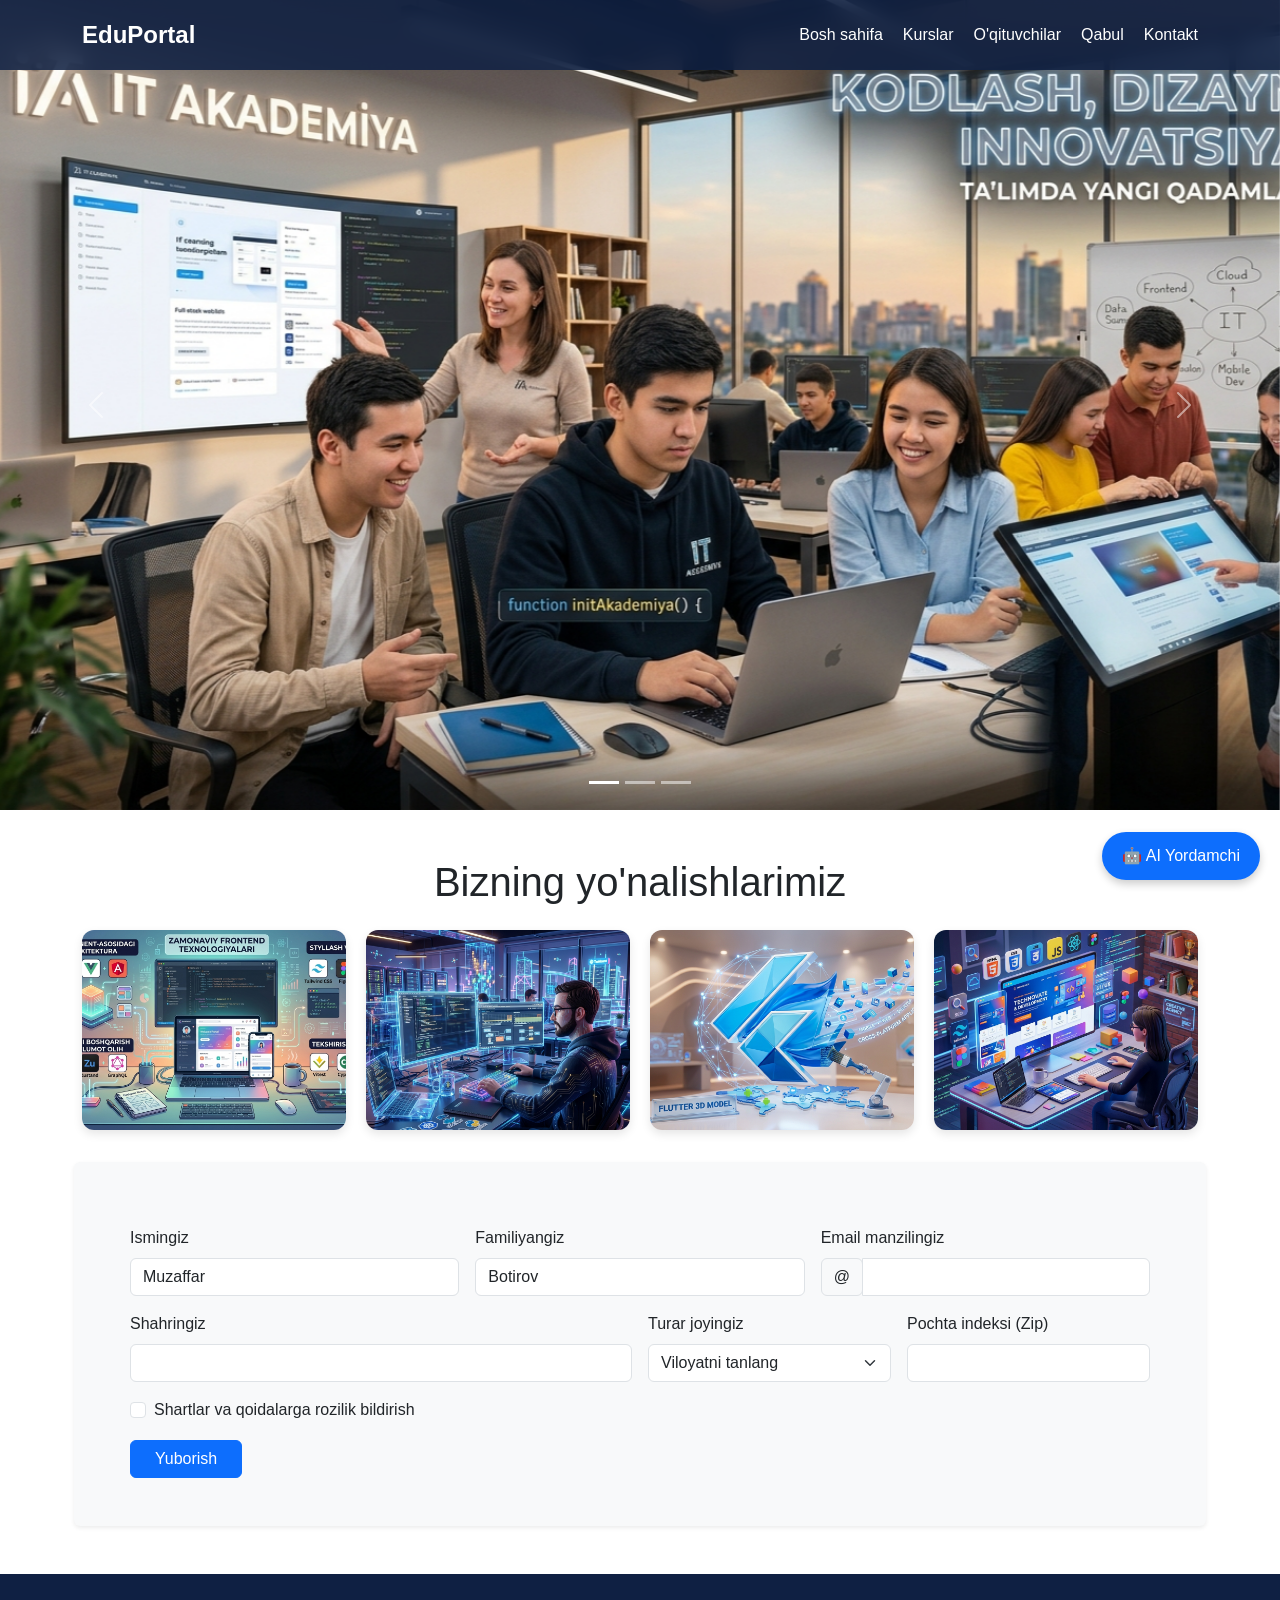
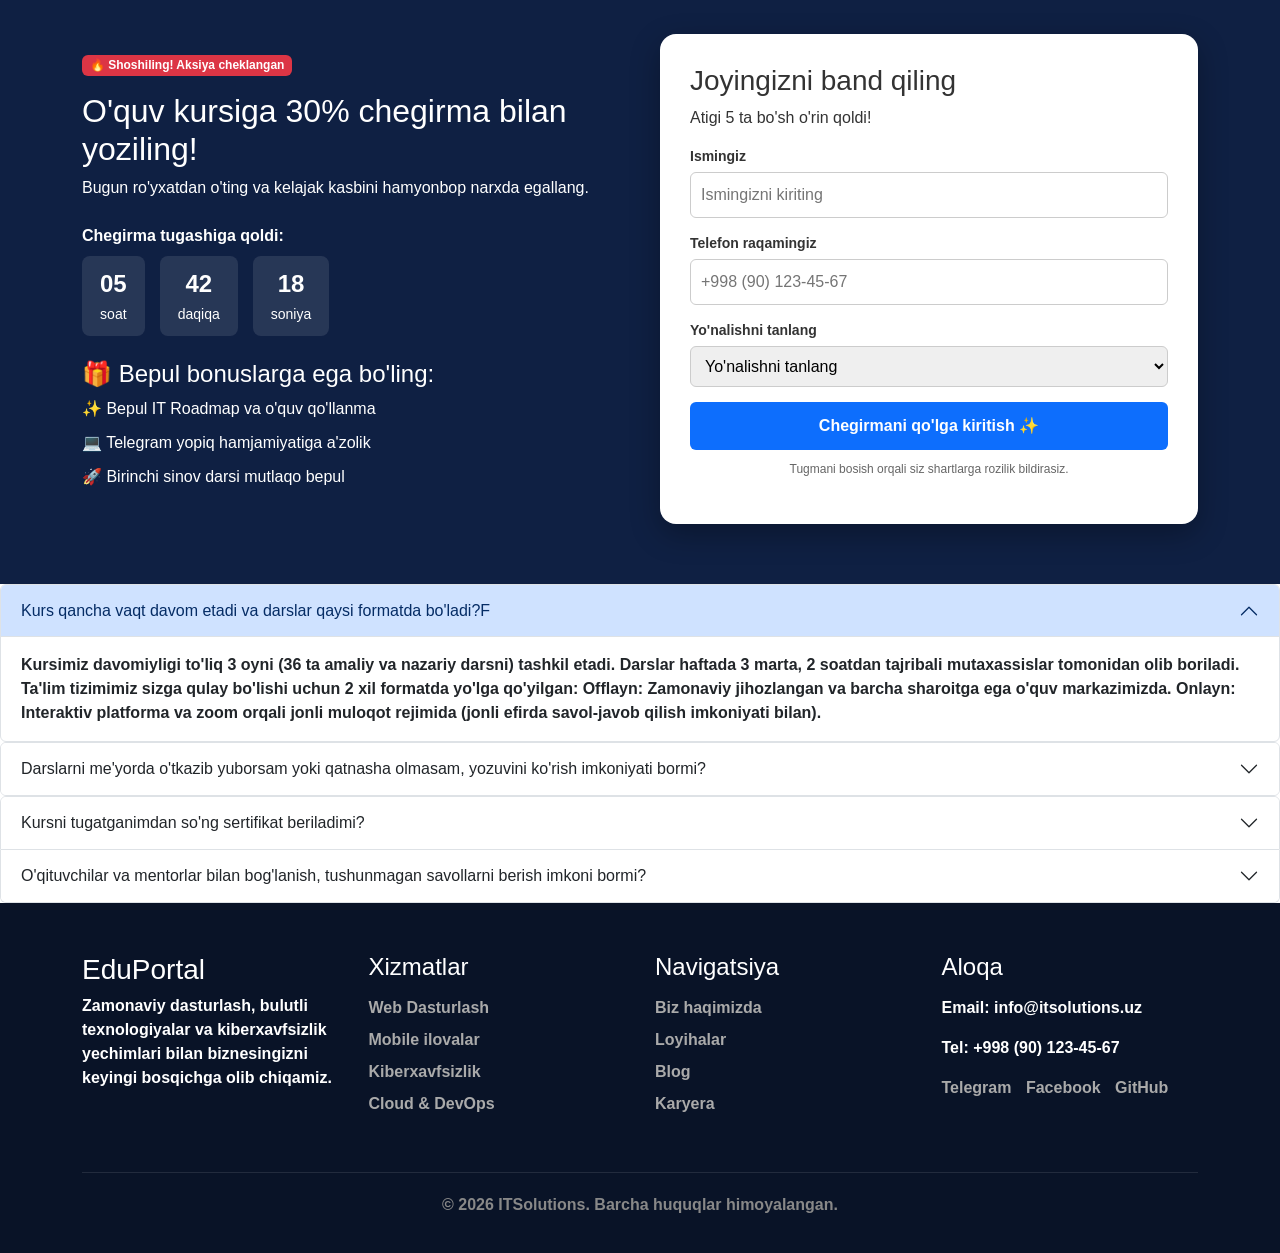
<file: index.html>
<!DOCTYPE html>
<html lang="uz">

<head>
    <meta charset="UTF-8">
    <meta name="viewport" content="width=device-width, initial-scale=1.0">
    <title>IT o'quv markazi</title>
    <link href="https://cdn.jsdelivr.net/npm/bootstrap@5.3.3/dist/css/bootstrap.min.css" rel="stylesheet">
    <link rel="stylesheet" href="./style.css">
</head>

<body>
    <header class="header">
        <div class="container header-container">
            <a href="#" class="logo">EduPortal</a>

            <button class="menu-btn" id="menuBtn" aria-label="Toggle Menu">
                <span></span>
                <span></span>
                <span></span>
            </button>

            <!-- Navigatsiya Menyu -->
            <nav class="navbar" id="navbar">
                <a href="./index.html" class="nav-link">Bosh sahifa</a>
                <a href="./pages/sohalar.html" class="nav-link">Kurslar</a>
                <a href="./pages/mentorlar.html" class="nav-link">O'qituvchilar</a>
                <a href="./pages/qabul.html" class="nav-link">Qabul</a>
                <a href="./pages/aloqa.html" class="nav-link">Kontakt</a>
            </nav>
        </div>
    </header>

    <!-- CAROUSEL SECTION -->
    <div id="carouselExampleIndicators" class="carousel slide" data-bs-ride="carousel">
        <div class="carousel-indicators">
            <button type="button" data-bs-target="#carouselExampleIndicators" data-bs-slide-to="0" class="active"
                aria-current="true" aria-label="Slide 1"></button>
            <button type="button" data-bs-target="#carouselExampleIndicators" data-bs-slide-to="1"
                aria-label="Slide 2"></button>
            <button type="button" data-bs-target="#carouselExampleIndicators" data-bs-slide-to="2"
                aria-label="Slide 3"></button>
        </div>
        <div class="carousel-inner">
            <div class="carousel-item active">
                <img src="./images/1.jpg" class="d-block w-100 img-fluid" alt="Slide 1">
            </div>
            <div class="carousel-item">
                <img src="./images/2.jpg" class="d-block w-100" alt="Slide 2">
            </div>
            <div class="carousel-item">
                <img src="./images/3.jpg" class="d-block w-100" alt="Slide 3">
            </div>
        </div>
        <button class="carousel-control-prev" type="button" data-bs-target="#carouselExampleIndicators"
            data-bs-slide="prev">
            <span class="carousel-control-prev-icon" aria-hidden="true"></span>
            <span class="visually-hidden">Previous</span>
        </button>
        <button class="carousel-control-next" type="button" data-bs-target="#carouselExampleIndicators"
            data-bs-slide="next">
            <span class="carousel-control-next-icon" aria-hidden="true"></span>
            <span class="visually-hidden">Next</span>
        </button>
    </div>

    <!-- GRID SECTION -->
    <section class="grid my-5">
        <div class="container">
            <h1 class="text-center mb-4">Bizning yo'nalishlarimiz</h1>
            <div class="grid-container">
                <div class="grid-item"><img src="./images/front.jpg" alt="Frontend"></div>
                <div class="grid-item"><img src="./images/back.jpg" alt="Backend"></div>
                <div class="grid-item"><img src="./images/flutter.jpg" alt="Flutter"></div>
                <div class="grid-item"><img src="./images/web-dizayn.jpg" alt="Web Dizayn"></div>
            </div>
        </div>
    </section>

    <!-- FORM SECTION -->
    <div class="container my-5">
        <form class="row g-3 needs-validation p-4 p-md-5 rounded shadow-sm bg-light" novalidate>
            <div class="col-md-4">
                <label for="validationCustom01" class="form-label">Ismingiz</label>
                <input type="text" class="form-control" id="validationCustom01" value="Muzaffar" required>
            </div>
            <div class="col-md-4">
                <label for="validationCustom02" class="form-label">Familiyangiz</label>
                <input type="text" class="form-control" id="validationCustom02" value="Botirov" required>
            </div>
            <div class="col-md-4">
                <label for="validationCustomUsername" class="form-label">Email manzilingiz</label>
                <div class="input-group has-validation">
                    <span class="input-group-text" id="inputGroupPrepend">@</span>
                    <input type="email" class="form-control" id="validationCustomUsername" required>
                </div>
            </div>
            <div class="col-md-6">
                <label for="validationCustom03" class="form-label">Shahringiz</label>
                <input type="text" class="form-control" id="validationCustom03" required>
            </div>
            <div class="col-md-3">
                <label for="validationCustom04" class="form-label">Turar joyingiz</label>
                <select class="form-select" id="validationCustom04" required>
                    <option selected disabled value="">Viloyatni tanlang</option>
                    <option>Andijon viloyati</option>
                    <option>Buxoro viloyati</option>
                    <option>Fargʻona viloyati</option>
                    <option>Jizzax viloyati</option>
                    <option>Xorazm viloyati</option>
                    <option>Namangan viloyati</option>
                    <option>Navoiy viloyati</option>
                    <option>Qashqadaryo viloyati</option>
                    <option>Samarqand viloyati</option>
                    <option>Sirdaryo viloyati</option>
                    <option>Surxondaryo viloyati</option>
                    <option>Toshkent viloyati</option>
                </select>
            </div>
            <div class="col-md-3">
                <label for="validationCustom05" class="form-label">Pochta indeksi (Zip)</label>
                <input type="text" class="form-control" id="validationCustom05" required>
            </div>
            <div class="col-12">
                <div class="form-check">
                    <input class="form-check-input" type="checkbox" id="invalidCheck" required>
                    <label class="form-check-label" for="invalidCheck">
                        Shartlar va qoidalarga rozilik bildirish
                    </label>
                </div>
            </div>
            <div class="col-12">
                <button class="btn btn-primary px-4" type="submit">Yuborish</button>
            </div>
        </form>
    </div>

    <section class="enroll-section">
        <div class="container">
            <div class="enroll-container">
                <div class="enroll-info">
                    <span class="badge bg-danger mb-3">🔥 Shoshiling! Aksiya cheklangan</span>
                    <h2>O'quv kursiga 30% chegirma bilan yoziling!</h2>
                    <p class="description">Bugun ro'yxatdan o'ting va kelajak kasbini hamyonbop narxda egallang.</p>

                    <div class="timer-box my-4">
                        <p class="fw-bold text-white mb-2">Chegirma tugashiga qoldi:</p>
                        <div class="timer">
                            <div><span id="hours">05</span><small>soat</small></div>
                            <div><span id="minutes">42</span><small>daqiqa</small></div>
                            <div><span id="seconds">18</span><small>soniya</small></div>
                        </div>
                    </div>

                    <div class="bonuses">
                        <h4>🎁 Bepul bonuslarga ega bo'ling:</h4>
                        <ul>
                            <li>✨ Bepul IT Roadmap va o'quv qo'llanma</li>
                            <li>💻 Telegram yopiq hamjamiyatiga a'zolik</li>
                            <li>🚀 Birinchi sinov darsi mutlaqo bepul</li>
                        </ul>
                    </div>
                </div>

                <div class="enroll-form-card">
                    <div class="form-header">
                        <h3>Joyingizni band qiling</h3>
                        <p>Atigi 5 ta bo'sh o'rin qoldi!</p>
                    </div>

                    <form class="enroll-form">
                        <div class="input-group-custom">
                            <label>Ismingiz</label>
                            <input type="text" placeholder="Ismingizni kiriting" required>
                        </div>

                        <div class="input-group-custom">
                            <label>Telefon raqamingiz</label>
                            <input type="tel" placeholder="+998 (90) 123-45-67" required>
                        </div>

                        <div class="input-group-custom">
                            <label>Yo'nalishni tanlang</label>
                            <select required>
                                <option value="" disabled selected>Yo'nalishni tanlang</option>
                                <option value="frontend">Frontend Dasturlash</option>
                                <option value="backend">Backend Dasturlash</option>
                                <option value="design">Web Design (UI/UX)</option>
                                <option value="flutter">Flutter Mobile</option>
                            </select>
                        </div>

                        <button type="submit" class="submit-btn">Chegirmani qo'lga kiritish ✨</button>

                        <p class="terms-text">
                            Tugmani bosish orqali siz shartlarga rozilik bildirasiz.
                        </p>
                    </form>
                </div>
            </div>
        </div>
    </section>

    <div class="accordion" id="accordionExample">
        <div class="accordion-item">
            <h2 class="accordion-header" id="headingOne">
                <button class="accordion-button" type="button" data-bs-toggle="collapse" data-bs-target="#collapseOne"
                    aria-expanded="true" aria-controls="collapseOne">
                    Kurs qancha vaqt davom etadi va darslar qaysi formatda bo'ladi?F
                </button>
            </h2>
            <div id="collapseOne" class="accordion-collapse collapse show" aria-labelledby="headingOne"
                data-bs-parent="#accordionExample">
                <div class="accordion-body">
                    <strong>Kursimiz davomiyligi to'liq 3 oyni (36 ta amaliy va nazariy darsni) tashkil etadi. Darslar
                        haftada 3 marta, 2 soatdan tajribali mutaxassislar tomonidan olib boriladi. Ta'lim tizimimiz
                        sizga qulay bo'lishi uchun 2 xil formatda yo'lga qo'yilgan:

                        Offlayn: Zamonaviy jihozlangan va barcha sharoitga ega o'quv markazimizda.

                        Onlayn: Interaktiv platforma va zoom orqali jonli muloqot rejimida (jonli efirda savol-javob
                        qilish imkoniyati bilan).
                </div>
            </div>
        </div>
        <div class="accordion-item">
            <h2 class="accordion-header" id="headingTwo">
                <button class="accordion-button collapsed" type="button" data-bs-toggle="collapse"
                    data-bs-target="#collapseTwo" aria-expanded="false" aria-controls="collapseTwo">
                    Darslarni me'yorda o'tkazib yuborsam yoki qatnasha olmasam, yozuvini ko'rish imkoniyati bormi?
                </button>
            </h2>
            <div id="collapseTwo" class="accordion-collapse collapse" aria-labelledby="headingTwo"
                data-bs-parent="#accordionExample">
                <div class="accordion-body">
                    <strong>Ha, albatta! Har bir o'tilgan dars yuqori sifatda (HD) yozib olinadi va dars tugagach 2-3
                        soat ichida shaxsiy kabinetingizga joylashtiriladi.

                        Siz ushbu dars yozuvlarini 6 oy davomida xohlagan vaqtingizda, istalgan qurilmadan (telefon yoki
                        noutbuk) takroran ko'rib, mavzuni mustahkamlab borishingiz mumkin.
                </div>
            </div>
        </div>
        <div class="accordion-item">
            <h2 class="accordion-header" id="headingThree">
                <button class="accordion-button collapsed" type="button" data-bs-toggle="collapse"
                    data-bs-target="#collapseThree" aria-expanded="false" aria-controls="collapseThree">
                    Kursni tugatganimdan so'ng sertifikat beriladimi?
                </button>
            </h2>
            <div id="collapseThree" class="accordion-collapse collapse" aria-labelledby="headingThree"
                data-bs-parent="#accordionExample">
                <div class="accordion-body">
                    Ha, kursimizni muvaffaqiyatli tamomlagan barcha o'quvchilarga rasmiy sertifikat topshiriladi.
                    Sertifikat olish uchun quyidagi shartlar bajarilishi kerak:

                    Darslardagi davomat va uy vazifalarini 80% dan yuqori o'zlashtirish;

                    Kurs oxiridagi **amaliy bitiruv loyihasi (Portfolio)**ni muvaffaqiyatli himoya qilish.

                    A'lo baholarga bitirgan va eng yuqori natija ko'rsatgan o'quvchilarga Tavsiyanoma (Recommendation
                    Letter) va hamkor kompaniyalarga amaliyotga yo'nalish beriladi.
                </div>
            </div>
        </div>
        <div class="accordion-item">
            <h2 class="accordion-header" id="headingThree">
                <button class="accordion-button collapsed" type="button" data-bs-toggle="collapse"
                    data-bs-target="#collapseThree" aria-expanded="false" aria-controls="collapseThree">
                    O'qituvchilar va mentorlar bilan bog'lanish, tushunmagan savollarni berish imkoni bormi?
                </button>
            </h2>
            <div id="collapseThree" class="accordion-collapse collapse" aria-labelledby="headingThree"
                data-bs-parent="#accordionExample">
                <div class="accordion-body">
                    Albatta! Bizda o'quvchilarni qo'llab-quvvatlash tizimi juda kuchli yo'lga qo me'yorga qo'yilgan:

                    Darsdan tashqari vaqtda yopiq Telegram guruhida 24/7 rejimida savol-javob qilishingiz mumkin.

                    Har bir guruhga alohida biriktirilgan tajribali mentorlar uy vazifalaringizni tekshirib,
                    xatolaringiz ustida birma-bir ishlaydi.

                    Haftada bir marta qo'shimcha "Q&A" (Savol-Javob va konsultatsiya) darslari o'tkaziladi.
                </div>
            </div>
        </div>
    </div>


    <footer class="footer">
        <div class="container">
            <div class="footer-container">
                <div class="footer-box">
                    <h3 class="footer-logo"><span>Edu</span>Portal</h3>
                    <p class="footer-desc">
                        Zamonaviy dasturlash, bulutli texnologiyalar va kiberxavfsizlik yechimlari bilan biznesingizni
                        keyingi bosqichga olib chiqamiz.
                    </p>
                </div>

                <div class="footer-box">
                    <h4>Xizmatlar</h4>
                    <ul>
                        <li><a href="./pages/sohalar.html">Web Dasturlash</a></li>
                        <li><a href="./pages/sohalar.html">Mobile ilovalar</a></li>
                        <li><a href="./pages/sohalar.html">Kiberxavfsizlik</a></li>
                        <li><a href="./pages/sohalar.html">Cloud & DevOps</a></li>
                    </ul>
                </div>

                <div class="footer-box">
                    <h4>Navigatsiya</h4>
                    <ul>
                        <li><a href="#">Biz haqimizda</a></li>
                        <li><a href="#">Loyihalar</a></li>
                        <li><a href="#">Blog</a></li>
                        <li><a href="#">Karyera</a></li>
                    </ul>
                </div>

                <div class="footer-box">
                    <h4>Aloqa</h4>
                    <p>Email: info@itsolutions.uz</p>
                    <p>Tel: +998 (90) 123-45-67</p>
                    <div class="social-links">
                        <a href="https://t.me/Muzaffar20112011" target="_blank">Telegram</a>
                        <a href="https://www.facebook.com/">Facebook</a>
                        <a href="https://github.com/">GitHub</a>
                    </div>
                </div>
            </div>

            <div class="footer-bottom">
                <p>&copy; 2026 ITSolutions. Barcha huquqlar himoyalangan.</p>
            </div>
        </div>
    </footer>

    <div id="ai-chat-widget">
        <button id="ai-toggle-btn">🤖 AI Yordamchi</button>

        <div id="ai-chat-box" class="chat-hidden">
            <div class="chat-header">
                <span>AI Yordamchi</span>
                <button id="close-chat-btn">✖</button>
            </div>
            <div id="chat-messages">
                <div class="message bot-message">Salom! Sizga qanday yordam bera olaman?</div>
            </div>
            <div class="chat-input-area">
                <input type="text" id="user-input" placeholder="Savolingizni yozing...">
                <button id="send-btn">➤</button>
            </div>
        </div>
    </div>

    <!-- SCRIPTS -->
    <script src="https://cdn.jsdelivr.net/npm/bootstrap@5.3.3/dist/js/bootstrap.bundle.min.js"></script>
    <script src="./script.js"></script>
</body>

</html>
</file>
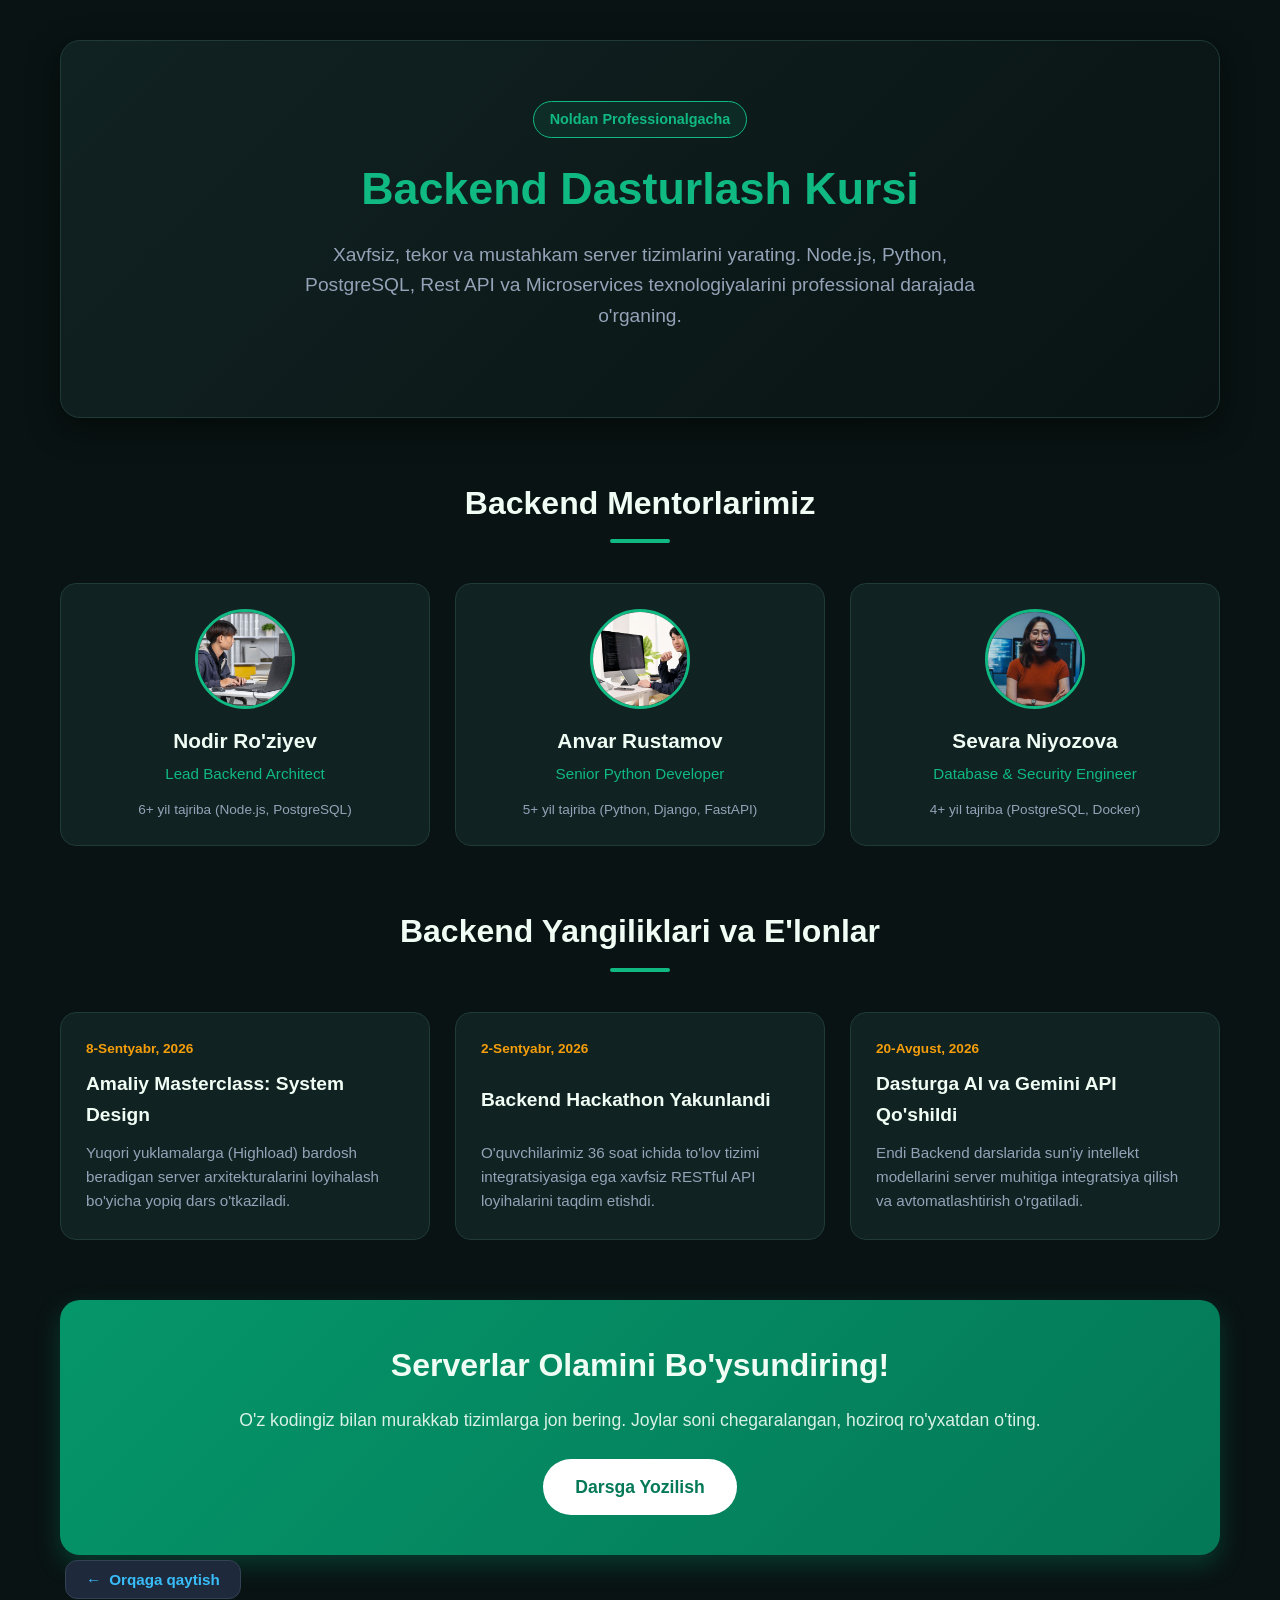
<file: page/back.html>
<!DOCTYPE html>
<html lang="uz">

<head>
    <meta charset="UTF-8">
    <meta name="viewport" content="width=device-width, initial-scale=1.0">
    <title>Backend Dasturlash Kursi</title>
    <link rel="stylesheet" href="../style/back.css">
</head>

<body>

    <main class="container">

        <section class="hero-section">
            <span class="badge">Noldan Professionalgacha</span>
            <h1>Backend Dasturlash Kursi</h1>
            <p>Xavfsiz, tekor va mustahkam server tizimlarini yarating. Node.js, Python, PostgreSQL, Rest API va
                Microservices texnologiyalarini professional darajada o'rganing.</p>
        </section>

        <section class="mentors-section">
            <h2 class="section-title">Backend Mentorlarimiz</h2>
            <ul class="mentors-grid">
                <li class="mentor-card">
                    <div class="mentor-avatar">
                        <img src="../images/back-mentor 3.jpg" alt="Nodir Ro'ziyev">
                    </div>
                    <h3 class="mentor-name">Nodir Ro'ziyev</h3>
                    <p class="mentor-role">Lead Backend Architect</p>
                    <p class="mentor-exp">6+ yil tajriba (Node.js, PostgreSQL)</p>
                </li>
                <li class="mentor-card">
                    <div class="mentor-avatar">
                        <img src="../images/back-mentor 2.jpg" alt="Anvar Rustamov">
                    </div>
                    <h3 class="mentor-name">Anvar Rustamov</h3>
                    <p class="mentor-role">Senior Python Developer</p>
                    <p class="mentor-exp">5+ yil tajriba (Python, Django, FastAPI)</p>
                </li>
                <li class="mentor-card">
                    <div class="mentor-avatar">
                        <img src="../images/back-mentor.jpg" alt="Sevara Niyozova">
                    </div>
                    <h3 class="mentor-name">Sevara Niyozova</h3>
                    <p class="mentor-role">Database & Security Engineer</p>
                    <p class="mentor-exp">4+ yil tajriba (PostgreSQL, Docker)</p>
                </li>
            </ul>
        </section>

        <section class="news-section">
            <h2 class="section-title">Backend Yangiliklari va E'lonlar</h2>
            <ul class="news-grid">
                <li class="news-card">
                    <span class="news-date">8-Sentyabr, 2026</span>
                    <h3 class="news-title">Amaliy Masterclass: System Design</h3>
                    <p class="news-desc">Yuqori yuklamalarga (Highload) bardosh beradigan server arxitekturalarini
                        loyihalash bo'yicha yopiq dars o'tkaziladi.</p>
                </li>
                <li class="news-card">
                    <span class="news-date">2-Sentyabr, 2026</span>
                    <h3 class="news-title">Backend Hackathon Yakunlandi</h3>
                    <p class="news-desc">O'quvchilarimiz 36 soat ichida to'lov tizimi integratsiyasiga ega xavfsiz
                        RESTful API loyihalarini taqdim etishdi.</p>
                </li>
                <li class="news-card">
                    <span class="news-date">20-Avgust, 2026</span>
                    <h3 class="news-title">Dasturga AI va Gemini API Qo'shildi</h3>
                    <p class="news-desc">Endi Backend darslarida sun'iy intellekt modellarini server muhitiga
                        integratsiya qilish va avtomatlashtirish o'rgatiladi.</p>
                </li>
            </ul>
        </section>

        <section class="cta-section">
            <div class="cta-box">
                <h2>Serverlar Olamini Bo'ysundiring!</h2>
                <p>O'z kodingiz bilan murakkab tizimlarga jon bering. Joylar soni chegaralangan, hoziroq ro'yxatdan
                    o'ting.</p>
                <a href="../pages/qabul.html" class="cta-btn">Darsga Yozilish</a>
            </div>
        </section>

        <a href="../pages/sohalar.html" class="back-link">
            <button type="button" class="back-btn">
                <span>←</span> Orqaga qaytish
            </button>
        </a>

    </main>

</body>

</html>
</file>
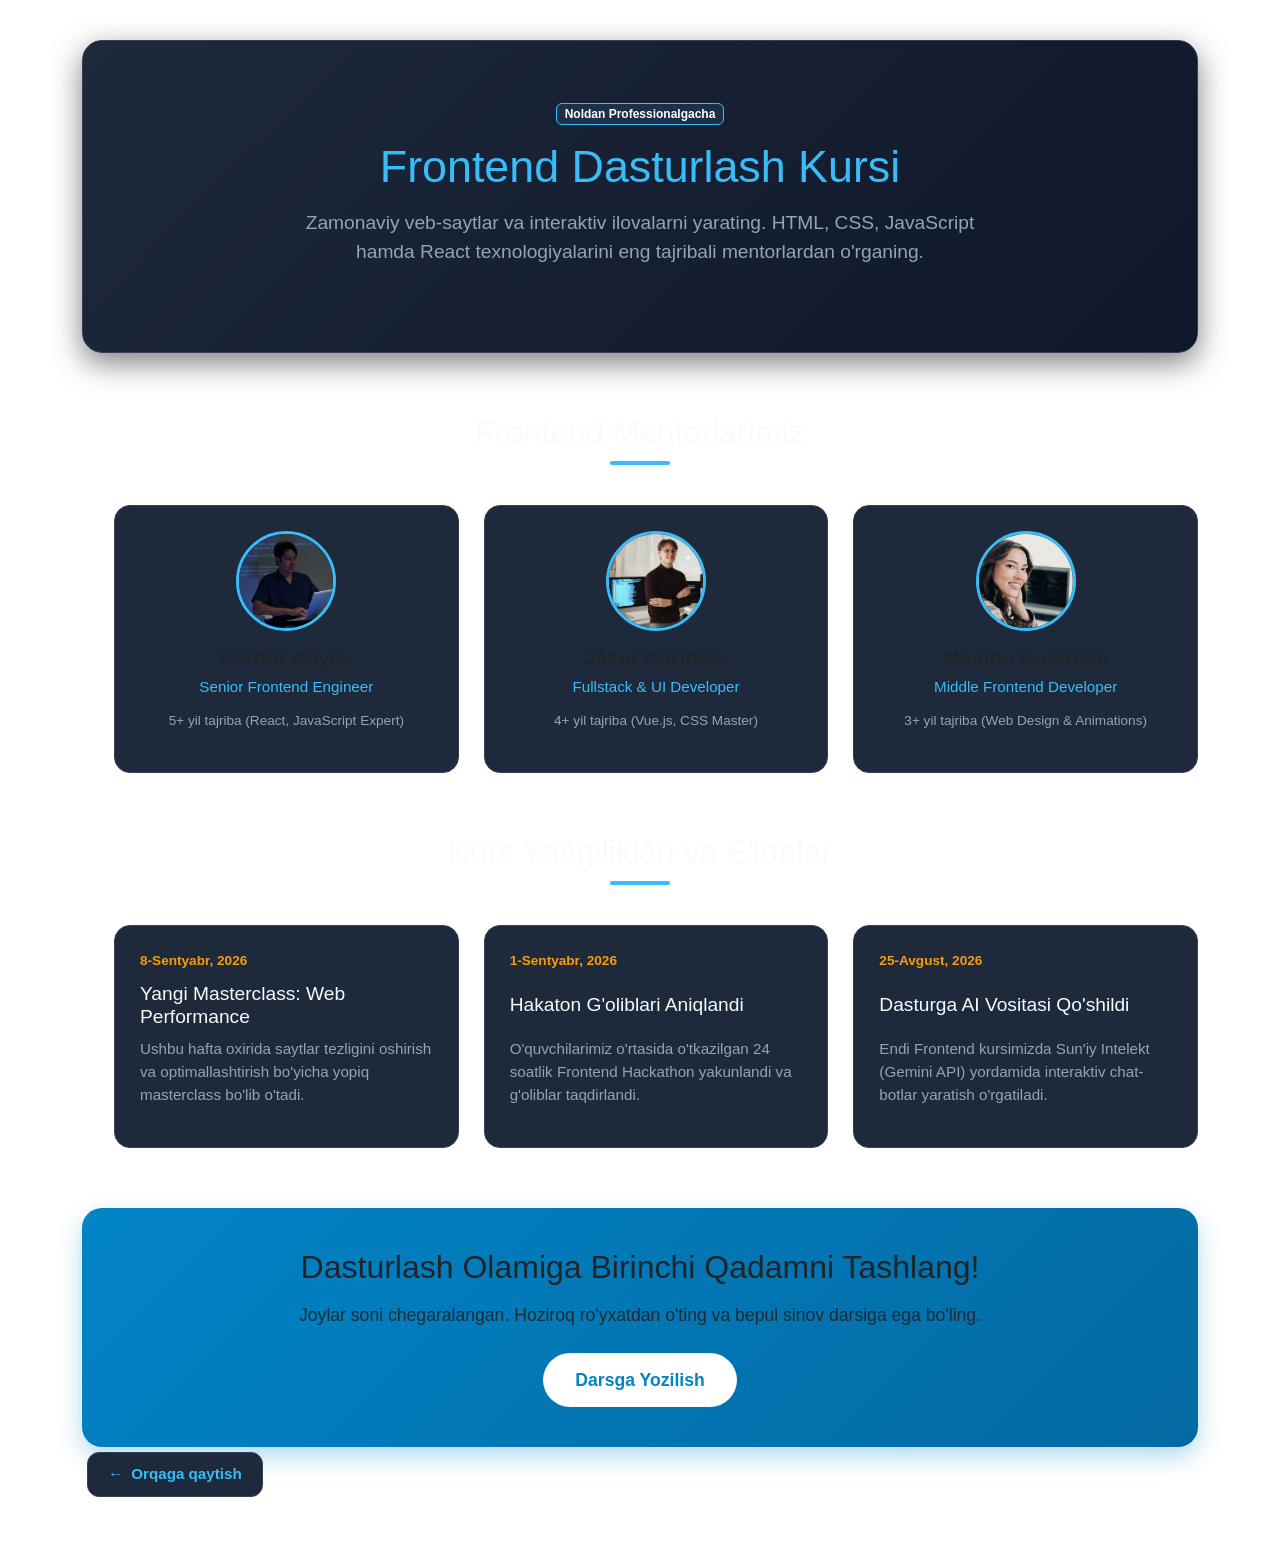
<file: page/front.html>
<!DOCTYPE html>
<html lang="en">

<head>
    <meta charset="UTF-8">
    <meta name="viewport" content="width=device-width, initial-scale=1.0">
    <title>frontend</title>
    <link rel="stylesheet" href="../style/front.css">
    <link href="https://cdn.jsdelivr.net/npm/bootstrap@5.0.2/dist/css/bootstrap.min.css" rel="stylesheet"
        integrity="sha384-EVSTQN3/azprG1Anm3QDgpJLIm9Nao0Yz1ztcQTwFspd3yD65VohhpuuCOmLASjC" crossorigin="anonymous">
</head>
<main class="container">

    <section class="hero-section">
        <span class="badge">Noldan Professionalgacha</span>
        <h1>Frontend Dasturlash Kursi</h1>
        <p>Zamonaviy veb-saytlar va interaktiv ilovalarni yarating. HTML, CSS, JavaScript hamda React texnologiyalarini
            eng tajribali mentorlardan o'rganing.</p>
    </section>

    <section class="mentors-section">
        <h2 class="section-title">Frontend Mentorlarimiz</h2>
        <ul class="mentors-grid">
            <li class="mentor-card">
                <div class="mentor-avatar">
                    <img src="../images/front-mentor.jpg" alt="Sardor Aliyev">
                </div>
                <h3 class="mentor-name">Sardor Aliyev</h3>
                <p class="mentor-role">Senior Frontend Engineer</p>
                <p class="mentor-exp">5+ yil tajriba (React, JavaScript Expert)</p>
            </li>
            <li class="mentor-card">
                <div class="mentor-avatar">
                    <img src="../images/front-mentor 2.jpg" alt="Jasur Karimov">
                </div>
                <h3 class="mentor-name">Jasur Karimov</h3>
                <p class="mentor-role">Fullstack & UI Developer</p>
                <p class="mentor-exp">4+ yil tajriba (Vue.js, CSS Master)</p>
            </li>
            <li class="mentor-card">
                <div class="mentor-avatar">
                    <img src="../images/front-mentor 3.jpg" alt="Madina Umarova">
                </div>
                <h3 class="mentor-name">Madina Umarova</h3>
                <p class="mentor-role">Middle Frontend Developer</p>
                <p class="mentor-exp">3+ yil tajriba (Web Design & Animations)</p>
            </li>
        </ul>
    </section>

    <section class="news-section">
        <h2 class="section-title">Kurs Yangiliklari va E'lonlar</h2>
        <ul class="news-grid">
            <li class="news-card">
                <span class="news-date">8-Sentyabr, 2026</span>
                <h3 class="news-title">Yangi Masterclass: Web Performance</h3>
                <p class="news-desc">Ushbu hafta oxirida saytlar tezligini oshirish va optimallashtirish bo'yicha yopiq
                    masterclass bo'lib o'tadi.</p>
            </li>
            <li class="news-card">
                <span class="news-date">1-Sentyabr, 2026</span>
                <h3 class="news-title">Hakaton G'oliblari Aniqlandi</h3>
                <p class="news-desc">O'quvchilarimiz o'rtasida o'tkazilgan 24 soatlik Frontend Hackathon yakunlandi va
                    g'oliblar taqdirlandi.</p>
            </li>
            <li class="news-card">
                <span class="news-date">25-Avgust, 2026</span>
                <h3 class="news-title">Dasturga AI Vositasi Qo'shildi</h3>
                <p class="news-desc">Endi Frontend kursimizda Sun'iy Intelekt (Gemini API) yordamida interaktiv
                    chat-botlar yaratish o'rgatiladi.</p>
            </li>
        </ul>
    </section>

    <section class="cta-section">
        <div class="cta-box">
            <h2>Dasturlash Olamiga Birinchi Qadamni Tashlang!</h2>
            <p>Joylar soni chegaralangan. Hoziroq ro'yxatdan o'ting va bepul sinov darsiga ega bo'ling.</p>
            <a href="../pages/qabul.html" class="cta-btn">Darsga Yozilish</a>
        </div>
    </section>

    <a href="../pages/sohalar.html" class="back-link">
        <button type="button" class="back-btn">
            <span>←</span> Orqaga qaytish
        </button>
    </a>

</main>

<body>
    <script src="https://cdn.jsdelivr.net/npm/bootstrap@5.0.2/dist/js/bootstrap.bundle.min.js"
        integrity="sha384-MrcW6ZMFYlzcLA8Nl+NtUVF0sA7MsXsP1UyJoMp4YLEuNSfAP+JcXn/tWtIaxVXM"
        crossorigin="anonymous"></script>
</body>

</html>
</file>
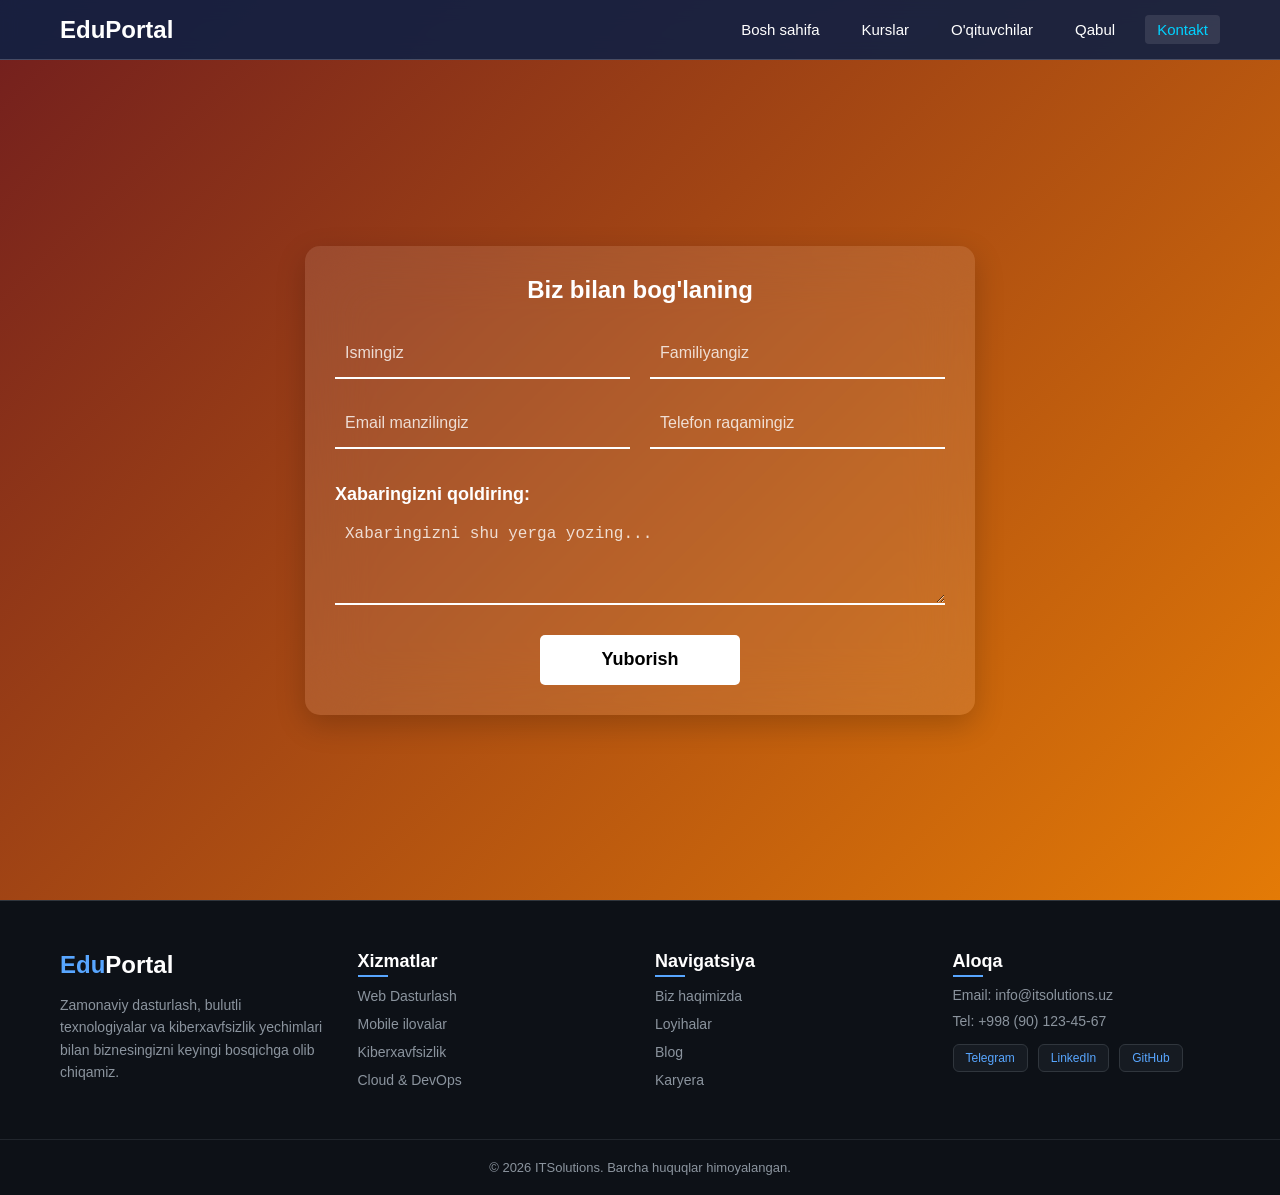
<file: pages/aloqa.html>
<!DOCTYPE html>
<html lang="uz">

<head>
    <meta charset="UTF-8">
    <meta name="viewport" content="width=device-width, initial-scale=1.0">
    <title>Aloqa - EduPortal</title>
    <link rel="stylesheet" href="../styles/aloqa.css">
</head>

<body>
    <!-- HEADER SECTION -->
    <header class="header">
        <div class="header-container">
            <a class="logo" href="../index.html">EduPortal</a>

            <!-- Hamburger tugmasi -->
            <button class="menu-btn" id="menuBtn" type="button" aria-label="Toggle navigation">
                <span></span>
                <span></span>
                <span></span>
            </button>

            <!-- Navigatsiya menyusi -->
            <nav class="navbar" id="navbar">
                <a href="../index.html">Bosh sahifa</a>
                <a href="./sohalar.html">Kurslar</a>
                <a href="./mentorlar.html">O'qituvchilar</a>
                <a href="./qabul.html">Qabul</a>
                <a href="./aloqa.html" class="active">Kontakt</a>
            </nav>
        </div>
    </header>

    <!-- CONTACT SECTION -->
    <section class="contact-container">
        <form id="contactForm">
            <h1>Biz bilan bog'laning</h1>

            <div class="input-group">
                <input type="text" id="firstname" placeholder="Ismingiz" required>
                <input type="text" id="Lastname" placeholder="Familiyangiz" required>
            </div>

            <div class="input-group">
                <input type="email" id="email" placeholder="Email manzilingiz" required>
                <input type="tel" id="mobile" placeholder="Telefon raqamingiz" required>
            </div>

            <h4>Xabaringizni qoldiring:</h4>
            <textarea id="message" placeholder="Xabaringizni shu yerga yozing..." required></textarea>

            <button type="submit" id="button">Yuborish</button>
        </form>
    </section>

    <!-- FOOTER SECTION -->
    <footer class="footer">
        <div class="footer-container">
            <div class="footer-box">
                <h3 class="footer-logo"><span>Edu</span>Portal</h3>
                <p class="footer-desc">
                    Zamonaviy dasturlash, bulutli texnologiyalar va kiberxavfsizlik yechimlari bilan biznesingizni
                    keyingi bosqichga olib chiqamiz.
                </p>
            </div>

            <div class="footer-box">
                <h4>Xizmatlar</h4>
                <ul>
                    <li><a href="#">Web Dasturlash</a></li>
                    <li><a href="#">Mobile ilovalar</a></li>
                    <li><a href="#">Kiberxavfsizlik</a></li>
                    <li><a href="#">Cloud & DevOps</a></li>
                </ul>
            </div>

            <div class="footer-box">
                <h4>Navigatsiya</h4>
                <ul>
                    <li><a href="#">Biz haqimizda</a></li>
                    <li><a href="#">Loyihalar</a></li>
                    <li><a href="#">Blog</a></li>
                    <li><a href="#">Karyera</a></li>
                </ul>
            </div>

            <div class="footer-box">
                <h4>Aloqa</h4>
                <p>Email: info@itsolutions.uz</p>
                <p>Tel: +998 (90) 123-45-67</p>
                <div class="social-links">
                    <a href="https://t.me/Muzaffar20112011" target="_blank">Telegram</a>
                    <a href="#">LinkedIn</a>
                    <a href="#">GitHub</a>
                </div>
            </div>
        </div>

        <div class="footer-bottom">
            <p>&copy; 2026 ITSolutions. Barcha huquqlar himoyalangan.</p>
        </div>
    </footer>

    <!-- JAVASCRIPT LINK -->
    <script src="../js/aloqa.js"></script>

</body>

</html>
</file>
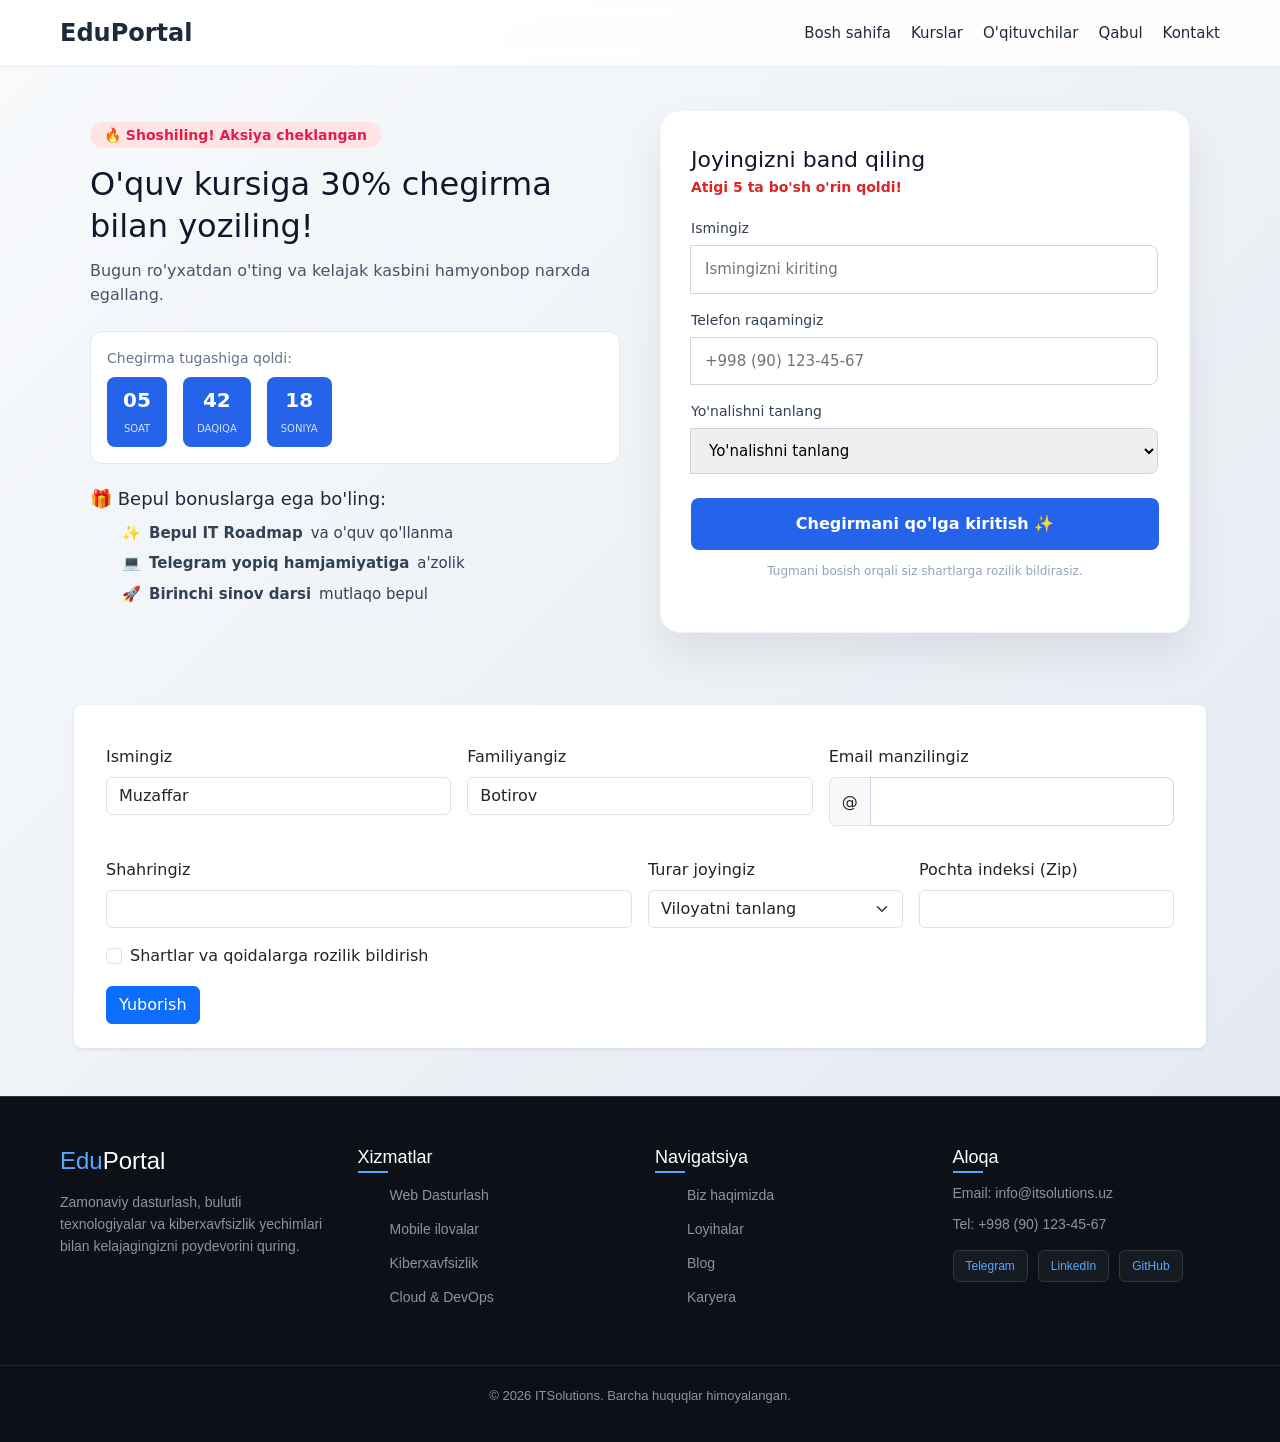
<file: pages/qabul.html>
<!DOCTYPE html>
<html lang="uz">

<head>
    <meta charset="UTF-8">
    <meta name="viewport" content="width=device-width, initial-scale=1.0">
    <title>Qabul - EduPortal</title>
    <!-- Bootstrap CSS -->
    <link href="https://cdn.jsdelivr.net/npm/bootstrap@5.0.2/dist/css/bootstrap.min.css" rel="stylesheet"
        integrity="sha384-EVSTQN3/azprG1Anm3QDgpJLIm9Nao0Yz1ztcQTwFspd3yD65VohhpuuCOmLASjC" crossorigin="anonymous">
    <!-- Custom CSS -->
    <link rel="stylesheet" href="../styles/qabul.css">
</head>

<body>

    <header class="header">
        <div class="container">
            <a href="#" class="logo">EduPortal</a>

            <!-- Mobil uchun Hamburger tugmasi -->
            <button class="menu-toggle" id="menuToggle" aria-label="Toggle Navigation">
                <span></span>
                <span></span>
                <span></span>
            </button>

            <nav class="navbar" id="navbar">
                <a href="../index.html">Bosh sahifa</a>
                <a href="../pages/sohalar.html">Kurslar</a>
                <a href="../pages/mentorlar.html">O'qituvchilar</a>
                <a href="../pages/qabul.html">Qabul</a>
                <a href="../pages/aloqa.html">Kontakt</a>
            </nav>
        </div>
    </header>

    <section class="enroll-section">
        <div class="enroll-container">

            <div class="enroll-info">
                <span class="badge">🔥 Shoshiling! Aksiya cheklangan</span>
                <h2>O'quv kursiga 30% chegirma bilan yoziling!</h2>
                <p class="description">Bugun ro'yxatdan o'ting va kelajak kasbini hamyonbop narxda egallang.</p>

                <div class="timer-box">
                    <p>Chegirma tugashiga qoldi:</p>
                    <div class="timer">
                        <div><span id="hours">05</span><small>soat</small></div>
                        <div><span id="minutes">42</span><small>daqiqa</small></div>
                        <div><span id="seconds">18</span><small>soniya</small></div>
                    </div>
                </div>

                <div class="bonuses">
                    <h4>🎁 Bepul bonuslarga ega bo'ling:</h4>
                    <ul>
                        <li>✨ <strong>Bepul IT Roadmap</strong> va o'quv qo'llanma</li>
                        <li>💻 <strong>Telegram yopiq hamjamiyatiga</strong> a'zolik</li>
                        <li>🚀 <strong>Birinchi sinov darsi</strong> mutlaqo bepul</li>
                    </ul>
                </div>
            </div>

            <div class="enroll-form-card">
                <div class="form-header">
                    <h3>Joyingizni band qiling</h3>
                    <p>Atigi 5 ta bo'sh o'rin qoldi!</p>
                </div>

                <form class="enroll-form">
                    <div class="input-group">
                        <label>Ismingiz</label>
                        <input type="text" placeholder="Ismingizni kiriting" required>
                    </div>

                    <div class="input-group">
                        <label>Telefon raqamingiz</label>
                        <input type="tel" placeholder="+998 (90) 123-45-67" required>
                    </div>

                    <div class="input-group">
                        <label>Yo'nalishni tanlang</label>
                        <select required>
                            <option value="" disabled selected>Yo'nalishni tanlang</option>
                            <option value="frontend">Frontend Dasturlash</option>
                            <option value="backend">Backend Dasturlash</option>
                            <option value="design">Web Design (UI/UX)</option>
                            <option value="flutter">Flutter Mobile</option>
                        </select>
                    </div>

                    <button type="submit" class="submit-btn">Chegirmani qo'lga kiritish ✨</button>

                    <p class="terms-text">
                        Tugmani bosish orqali siz shartlarga rozilik bildirasiz.
                    </p>
                </form>
            </div>

        </div>
    </section>

    <!-- Bootstrap Validation Form -->
    <div class="container my-5">
        <form class="row g-3 needs-validation p-4 bg-white rounded-3 shadow-sm" novalidate>
            <div class="col-md-4">
                <label for="validationCustom01" class="form-label">Ismingiz</label>
                <input type="text" class="form-control" id="validationCustom01" value="Muzaffar" required>
                <div class="valid-feedback">To'g'ri kiritildi!</div>
            </div>
            <div class="col-md-4">
                <label for="validationCustom02" class="form-label">Familiyangiz</label>
                <input type="text" class="form-control" id="validationCustom02" value="Botirov" required>
                <div class="valid-feedback">To'g'ri kiritildi!</div>
            </div>
            <div class="col-md-4">
                <label for="validationCustomUsername" class="form-label">Email manzilingiz</label>
                <div class="input-group has-validation">
                    <span class="input-group-text" id="inputGroupPrepend">@</span>
                    <input type="text" class="form-control" id="validationCustomUsername"
                        aria-describedby="inputGroupPrepend" required>
                    <div class="invalid-feedback">Iltimos email kiriting.</div>
                </div>
            </div>
            <div class="col-md-6">
                <label for="validationCustom03" class="form-label">Shahringiz</label>
                <input type="text" class="form-control" id="validationCustom03" required>
                <div class="invalid-feedback">Shahringizni kiriting.</div>
            </div>
            <div class="col-md-3">
                <label for="validationCustom04" class="form-label">Turar joyingiz</label>
                <select class="form-select" id="validationCustom04" required>
                    <option selected disabled value="">Viloyatni tanlang</option>
                    <option>Andijon viloyati</option>
                    <option>Buxoro viloyati</option>
                    <option>Fargʻona viloyati</option>
                    <option>Jizzax viloyati</option>
                    <option>Xorazm viloyati</option>
                    <option>Namangan viloyati</option>
                    <option>Navoiy viloyati</option>
                    <option>Qashqadaryo viloyati</option>
                    <option>Samarqand viloyati</option>
                    <option>Sirdaryo viloyati</option>
                    <option>Surxondaryo viloyati</option>
                    <option>Toshkent viloyati</option>
                </select>
                <div class="invalid-feedback">Viloyatni tanlang.</div>
            </div>
            <div class="col-md-3">
                <label for="validationCustom05" class="form-label">Pochta indeksi (Zip)</label>
                <input type="text" class="form-control" id="validationCustom05" required>
                <div class="invalid-feedback">Zip kodni kiriting.</div>
            </div>
            <div class="col-12">
                <div class="form-check">
                    <input class="form-check-input" type="checkbox" value="" id="invalidCheck" required>
                    <label class="form-check-label" for="invalidCheck">
                        Shartlar va qoidalarga rozilik bildirish
                    </label>
                    <div class="invalid-feedback">Yuborishdan oldin rozilik bildirishingiz kerak.</div>
                </div>
            </div>
            <div class="col-12">
                <button class="btn btn-primary" type="submit">Yuborish</button>
            </div>
        </form>
    </div>

    <footer class="footer">
        <div class="footer-container">
            <div class="footer-box">
                <h3 class="footer-logo"><span>Edu</span>Portal</h3>
                <p class="footer-desc">
                    Zamonaviy dasturlash, bulutli texnologiyalar va kiberxavfsizlik yechimlari bilan kelajagingizni
                    poydevorini quring.
                </p>
            </div>

            <div class="footer-box">
                <h4>Xizmatlar</h4>
                <ul>
                    <li><a href="#">Web Dasturlash</a></li>
                    <li><a href="#">Mobile ilovalar</a></li>
                    <li><a href="#">Kiberxavfsizlik</a></li>
                    <li><a href="#">Cloud & DevOps</a></li>
                </ul>
            </div>

            <div class="footer-box">
                <h4>Navigatsiya</h4>
                <ul>
                    <li><a href="#">Biz haqimizda</a></li>
                    <li><a href="#">Loyihalar</a></li>
                    <li><a href="#">Blog</a></li>
                    <li><a href="#">Karyera</a></li>
                </ul>
            </div>

            <div class="footer-box">
                <h4>Aloqa</h4>
                <p>Email: info@itsolutions.uz</p>
                <p>Tel: +998 (90) 123-45-67</p>
                <div class="social-links">
                    <a href="https://t.me/Muzaffar20112011" target="_blank">Telegram</a>
                    <a href="#">LinkedIn</a>
                    <a href="#">GitHub</a>
                </div>
            </div>
        </div>

        <div class="footer-bottom">
            <p>&copy; 2026 ITSolutions. Barcha huquqlar himoyalangan.</p>
        </div>
    </footer>

    <!-- Bootstrap Bundle JS -->
    <script src="https://cdn.jsdelivr.net/npm/bootstrap@5.0.2/dist/js/bootstrap.bundle.min.js"
        integrity="sha384-MrcW6ZMFYlzcLA8Nl+NtUVF0sA7MsXsP1UyJoMp4YLEuNSfAP+JcXn/tWtIaxVXM"
        crossorigin="anonymous"></script>
    <!-- Custom JS -->
    <script src="../js/qabul.js"></script>
</body>

</html>
</file>
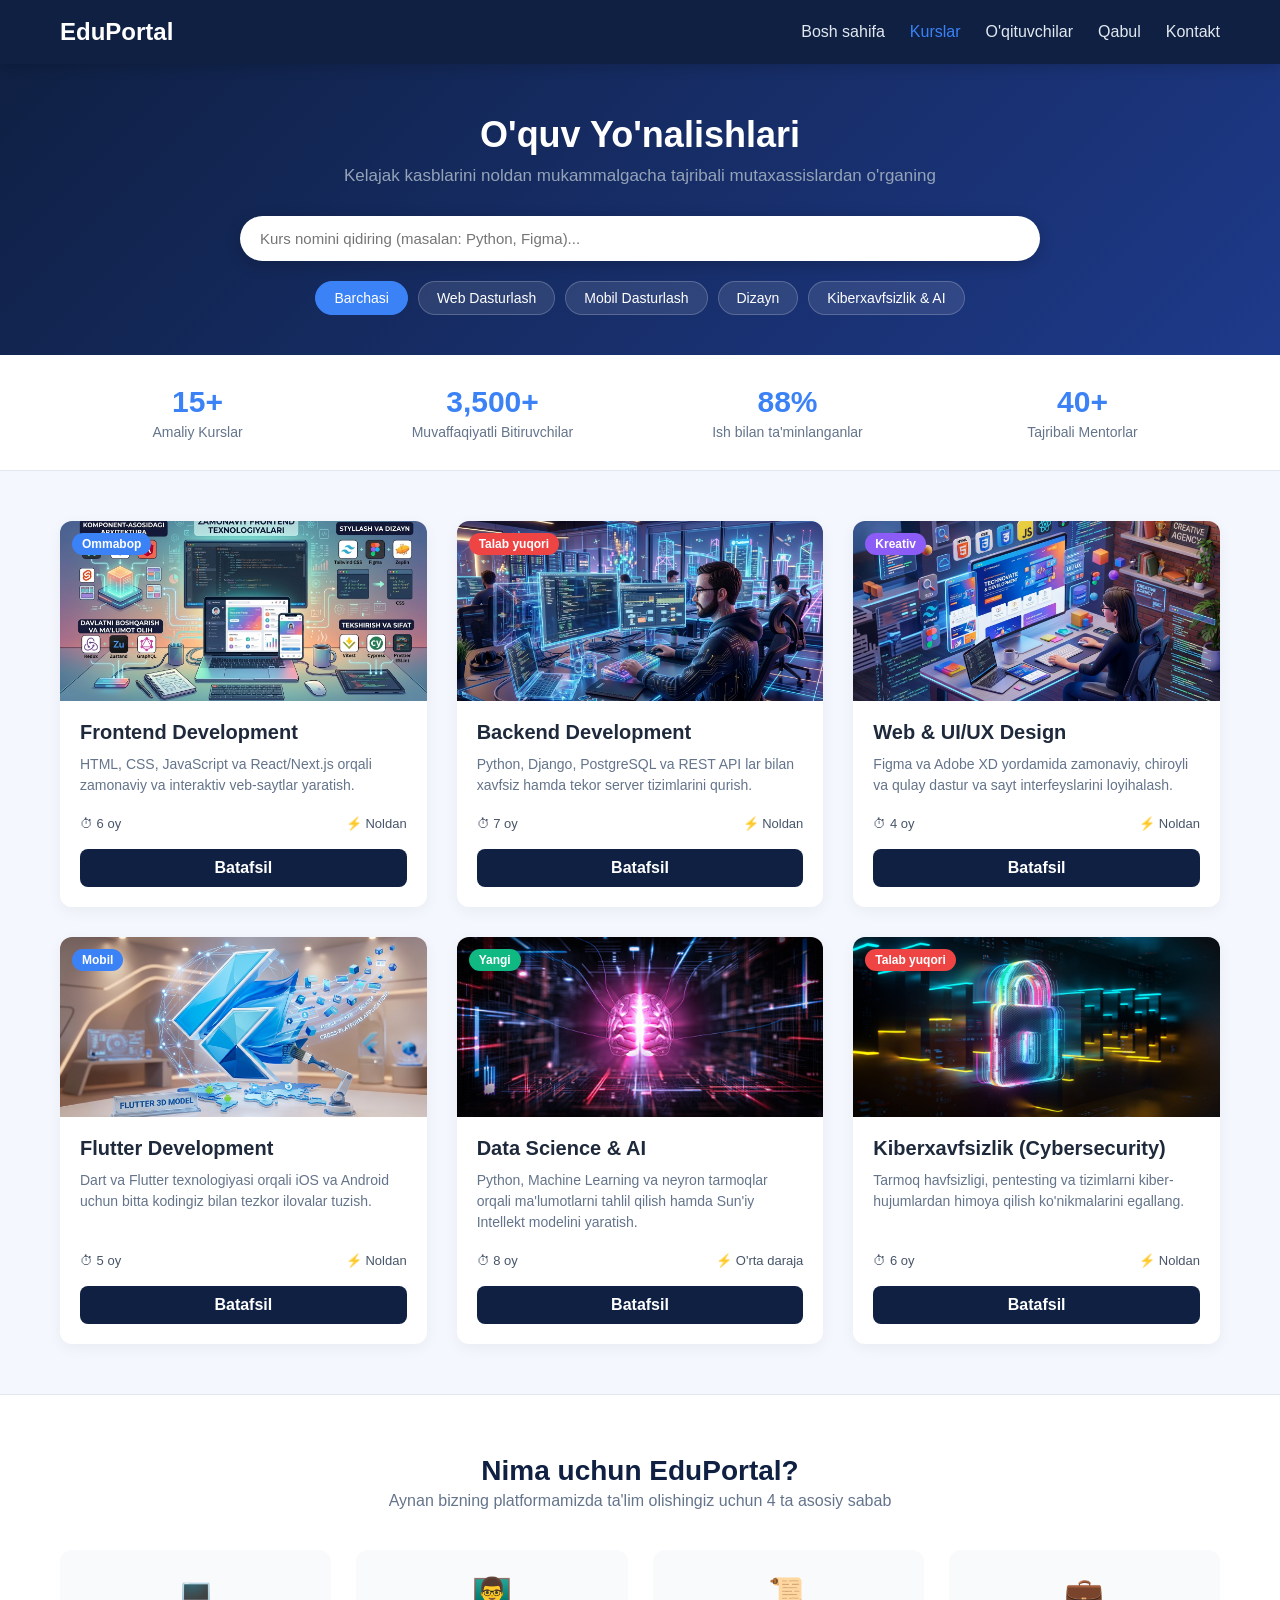
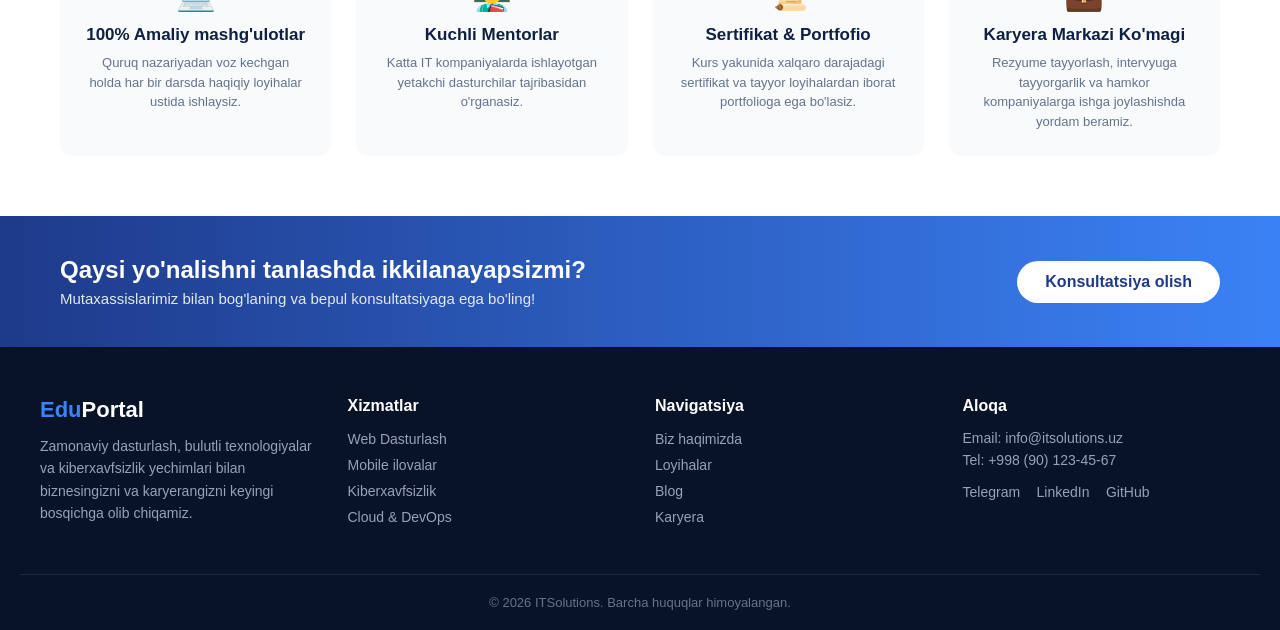
<file: pages/sohalar.html>
<!DOCTYPE html>
<html lang="uz">

<head>
    <meta charset="UTF-8">
    <meta name="viewport" content="width=device-width, initial-scale=1.0">
    <title>Kurslar - EduPortal</title>
    <link rel="stylesheet" href="../styles/sohalar.css">
</head>

<body>

    <!-- HEADER SECTION -->
    <header class="header">
        <div class="container header-container">
            <a href="../index.html" class="logo">EduPortal</a>

            <!-- Mobil Menyu Tugmasi -->
            <button class="menu-btn" id="menuBtn" aria-label="Toggle Menu">
                <span></span>
                <span></span>
                <span></span>
            </button>

            <!-- NAVIGATSIYA -->
            <nav class="navbar" id="navbar">
                <a href="../index.html">Bosh sahifa</a>
                <a href="./sohalar.html" class="active">Kurslar</a>
                <a href="./mentorlar.html">O'qituvchilar</a>
                <a href="./qabul.html">Qabul</a>
                <a href="./aloqa.html">Kontakt</a>
            </nav>
        </div>
    </header>

    <!-- MAIN SECTION -->
    <main class="main-container">

        <!-- HERO & FILTER SECTION -->
        <section class="courses-hero">
            <div class="container">
                <h2>O'quv Yo'nalishlari</h2>
                <p>Kelajak kasblarini noldan mukammalgacha tajribali mutaxassislardan o'rganing</p>

                <!-- Qidiruv va Filtr -->
                <div class="filter-wrapper">
                    <div class="search-box">
                        <input type="text" placeholder="Kurs nomini qidiring (masalan: Python, Figma)..."
                            id="courseSearch">
                    </div>
                    <div class="filter-categories">
                        <button class="filter-btn active" data-category="all">Barchasi</button>
                        <button class="filter-btn" data-category="web">Web Dasturlash</button>
                        <button class="filter-btn" data-category="mobile">Mobil Dasturlash</button>
                        <button class="filter-btn" data-category="design">Dizayn</button>
                        <button class="filter-btn" data-category="cyber">Kiberxavfsizlik & AI</button>
                    </div>
                </div>
            </div>
        </section>

        <!-- STATS SECTION -->
        <section class="stats-section">
            <div class="container stats-container">
                <div class="stat-card">
                    <h3>15+</h3>
                    <p>Amaliy Kurslar</p>
                </div>
                <div class="stat-card">
                    <h3>3,500+</h3>
                    <p>Muvaffaqiyatli Bitiruvchilar</p>
                </div>
                <div class="stat-card">
                    <h3>88%</h3>
                    <p>Ish bilan ta'minlanganlar</p>
                </div>
                <div class="stat-card">
                    <h3>40+</h3>
                    <p>Tajribali Mentorlar</p>
                </div>
            </div>
        </section>

        <!-- COURSES GRID SECTION -->
        <section class="courses-container">
            <div class="courses-grid">

                <!-- Frontend Card -->
                <div class="card" data-category="web">
                    <div class="card-banner">
                        <span class="badge">Ommabop</span>
                        <img src="../images/front.jpg" alt="Frontend Development" class="card-img">
                    </div>
                    <div class="card-body">
                        <h3>Frontend Development</h3>
                        <p>HTML, CSS, JavaScript va React/Next.js orqali zamonaviy va interaktiv veb-saytlar yaratish.
                        </p>
                        <div class="card-info">
                            <span>⏱ 6 oy</span>
                            <span>⚡️ Noldan</span>
                        </div>
                        <a href="../page/front.html" class="card-btn">Batafsil</a>
                    </div>
                </div>

                <!-- Backend Card -->
                <div class="card" data-category="web">
                    <div class="card-banner">
                        <span class="badge badge-hot">Talab yuqori</span>
                        <img src="../images/back.jpg" alt="Backend Development" class="card-img">
                    </div>
                    <div class="card-body">
                        <h3>Backend Development</h3>
                        <p>Python, Django, PostgreSQL va REST API lar bilan xavfsiz hamda tekor server tizimlarini
                            qurish.</p>
                        <div class="card-info">
                            <span>⏱ 7 oy</span>
                            <span>⚡️ Noldan</span>
                        </div>
                        <a href="../page/back.html" class="card-btn">Batafsil</a>
                    </div>
                </div>

                <!-- Web Design Card -->
                <div class="card" data-category="design">
                    <div class="card-banner">
                        <span class="badge badge-creative">Kreativ</span>
                        <img src="../images/web-dizayn.jpg" alt="Web & UI/UX Design" class="card-img">
                    </div>
                    <div class="card-body">
                        <h3>Web & UI/UX Design</h3>
                        <p>Figma va Adobe XD yordamida zamonaviy, chiroyli va qulay dastur va sayt interfeyslarini
                            loyihalash.</p>
                        <div class="card-info">
                            <span>⏱ 4 oy</span>
                            <span>⚡️ Noldan</span>
                        </div>
                        <a href="../page/design.html" class="card-btn">Batafsil</a>
                    </div>
                </div>

                <!-- Flutter Card -->
                <div class="card" data-category="mobile">
                    <div class="card-banner">
                        <span class="badge">Mobil</span>
                        <img src="../images/flutter.jpg" alt="Flutter Development" class="card-img">
                    </div>
                    <div class="card-body">
                        <h3>Flutter Development</h3>
                        <p>Dart va Flutter texnologiyasi orqali iOS va Android uchun bitta kodingiz bilan tezkor
                            ilovalar tuzish.</p>
                        <div class="card-info">
                            <span>⏱ 5 oy</span>
                            <span>⚡️ Noldan</span>
                        </div>
                        <a href="../page/flutt.html" class="card-btn">Batafsil</a>
                    </div>
                </div>

                <!-- Data Science & AI Card -->
                <div class="card" data-category="cyber">
                    <div class="card-banner">
                        <span class="badge badge-new">Yangi</span>
                        <img src="../images/AI.jpg" alt="Data Science & AI" class="card-img">
                    </div>
                    <div class="card-body">
                        <h3>Data Science & AI</h3>
                        <p>Python, Machine Learning va neyron tarmoqlar orqali ma'lumotlarni tahlil qilish hamda Sun'iy
                            Intellekt modelini yaratish.</p>
                        <div class="card-info">
                            <span>⏱ 8 oy</span>
                            <span>⚡️ O'rta daraja</span>
                        </div>
                        <a href="../page/AI.html" class="card-btn">Batafsil</a>
                    </div>
                </div>

                <!-- Kiberxavfsizlik Card -->
                <div class="card" data-category="cyber">
                    <div class="card-banner">
                        <span class="badge badge-hot">Talab yuqori</span>
                        <img src="../images/secyurity.jpg" alt="Kiberxavfsizlik" class="card-img">
                    </div>
                    <div class="card-body">
                        <h3>Kiberxavfsizlik (Cybersecurity)</h3>
                        <p>Tarmoq havfsizligi, pentesting va tizimlarni kiber-hujumlardan himoya qilish ko'nikmalarini
                            egallang.</p>
                        <div class="card-info">
                            <span>⏱ 6 oy</span>
                            <span>⚡️ Noldan</span>
                        </div>
                        <a href="../page/cyber.html" class="card-btn">Batafsil</a>
                    </div>
                </div>

            </div>
        </section>

        <section class="benefits-section">
            <div class="container">
                <div class="section-title">
                    <h2>Nima uchun EduPortal?</h2>
                    <p>Aynan bizning platformamizda ta'lim olishingiz uchun 4 ta asosiy sabab</p>
                </div>
                <div class="benefits-grid">
                    <div class="benefit-item">
                        <div class="benefit-icon">💻</div>
                        <h4>100% Amaliy mashg'ulotlar</h4>
                        <p>Quruq nazariyadan voz kechgan holda har bir darsda haqiqiy loyihalar ustida ishlaysiz.</p>
                    </div>
                    <div class="benefit-item">
                        <div class="benefit-icon">👨‍🏫</div>
                        <h4>Kuchli Mentorlar</h4>
                        <p>Katta IT kompaniyalarda ishlayotgan yetakchi dasturchilar tajribasidan o'rganasiz.</p>
                    </div>
                    <div class="benefit-item">
                        <div class="benefit-icon">📜</div>
                        <h4>Sertifikat & Portfofio</h4>
                        <p>Kurs yakunida xalqaro darajadagi sertifikat va tayyor loyihalardan iborat portfolioga ega
                            bo'lasiz.</p>
                    </div>
                    <div class="benefit-item">
                        <div class="benefit-icon">💼</div>
                        <h4>Karyera Markazi Ko'magi</h4>
                        <p>Rezyume tayyorlash, intervyuga tayyorgarlik va hamkor kompaniyalarga ishga joylashishda
                            yordam beramiz.</p>
                    </div>
                </div>
            </div>
        </section>

        <!-- CTA SECTION -->
        <section class="cta-section">
            <div class="container cta-container">
                <div class="cta-text">
                    <h2>Qaysi yo'nalishni tanlashda ikkilanayapsizmi?</h2>
                    <p>Mutaxassislarimiz bilan bog'laning va bepul konsultatsiyaga ega bo'ling!</p>
                </div>
                <a href="./aloqa.html" class="cta-btn">Konsultatsiya olish</a>
            </div>
        </section>

    </main>

    <!-- FOOTER SECTION -->
    <footer class="footer">
        <div class="footer-container">
            <div class="footer-box">
                <h3 class="footer-logo"><span>Edu</span>Portal</h3>
                <p class="footer-desc">
                    Zamonaviy dasturlash, bulutli texnologiyalar va kiberxavfsizlik yechimlari bilan biznesingizni va
                    karyerangizni keyingi bosqichga olib chiqamiz.
                </p>
            </div>

            <div class="footer-box">
                <h4>Xizmatlar</h4>
                <ul>
                    <li><a href="../page/web.html">Web Dasturlash</a></li>
                    <li><a href="../page/flutt.html">Mobile ilovalar</a></li>
                    <li><a href="../page/security.html">Kiberxavfsizlik</a></li>
                    <li><a href="../page/front.html">Cloud & DevOps</a></li>
                </ul>
            </div>

            <div class="footer-box">
                <h4>Navigatsiya</h4>
                <ul>
                    <li><a href="#">Biz haqimizda</a></li>
                    <li><a href="#">Loyihalar</a></li>
                    <li><a href="#">Blog</a></li>
                    <li><a href="#">Karyera</a></li>
                </ul>
            </div>

            <div class="footer-box">
                <h4>Aloqa</h4>
                <p>Email: info@itsolutions.uz</p>
                <p>Tel: +998 (90) 123-45-67</p>
                <div class="social-links">
                    <a href="#">Telegram</a>
                    <a href="#">LinkedIn</a>
                    <a href="#">GitHub</a>
                </div>
            </div>
        </div>

        <div class="footer-bottom">
            <p>&copy; 2026 ITSolutions. Barcha huquqlar himoyalangan.</p>
        </div>
    </footer>

    <!-- JAVASCRIPT LINK -->
    <script src="../js/sohalar.js"></script>
</body>

</html>
</file>
<file: style.css>
/* --- UMUMIY STILLAR --- */
* {
  box-sizing: border-box;
  margin: 0;
  padding: 0;
}

body {
  font-family: Arial, sans-serif;
  overflow-x: hidden;
}

.header {
  position: absolute;
  top: 0;
  left: 0;
  width: 100%;
  z-index: 1000;
  background: rgba(15, 32, 67, 0.85);
  backdrop-filter: blur(10px);
  -webkit-backdrop-filter: blur(10px);
  padding: 15px 0;
}

.header-container {
  display: flex;
  justify-content: space-between;
  align-items: center;
  position: relative;
}

.logo {
  font-size: 24px;
  font-weight: 700;
  color: #ffffff;
  text-decoration: none;
}

.navbar {
  display: flex;
  gap: 20px;
}

.navbar a {
  color: #ffffff;
  text-decoration: none;
  font-size: 16px;
  font-weight: 500;
  transition: color 0.3s ease;
}

.navbar a:hover {
  color: #0d6efd;
}

/* Hamburger Tugmasi */
.menu-btn {
  display: none;
  flex-direction: column;
  justify-content: space-between;
  width: 30px;
  height: 22px;
  background: transparent;
  border: none;
  cursor: pointer;
  padding: 0;
  z-index: 1001;
}

.menu-btn span {
  width: 100%;
  height: 3px;
  background-color: #ffffff;
  border-radius: 3px;
  transition: all 0.3s ease;
}

/* --- CAROUSEL STILI --- */
.carousel-item img {
  width: 100%;
  height: 90vh;
  object-fit: cover;
}

/* --- GRID SECTION --- */
.grid-container {
  display: grid;
  grid-template-columns: repeat(auto-fit, minmax(250px, 1fr));
  gap: 20px;
}

.grid-item img {
  width: 100%;
  height: 200px;
  object-fit: cover;
  border-radius: 12px;
  box-shadow: 0 4px 10px rgba(0, 0, 0, 0.1);
}

/* --- ENROLL SECTION --- */
.enroll-section {
  background: #0f2043;
  color: white;
  padding: 60px 0;
}

.enroll-container {
  display: grid;
  grid-template-columns: 1fr 1fr;
  gap: 40px;
  align-items: center;
}

.timer {
  display: flex;
  gap: 15px;
}

.timer div {
  background: rgba(255, 255, 255, 0.1);
  padding: 10px 18px;
  border-radius: 8px;
  text-align: center;
}

.timer span {
  font-size: 24px;
  font-weight: bold;
  display: block;
}

.bonuses ul {
  list-style: none;
  padding: 0;
}

.bonuses li {
  margin-bottom: 10px;
}

.enroll-form-card {
  background: white;
  color: #333;
  padding: 30px;
  border-radius: 16px;
  box-shadow: 0 10px 30px rgba(0, 0, 0, 0.3);
}

.input-group-custom {
  display: flex;
  flex-direction: column;
  margin-bottom: 15px;
}

.input-group-custom label {
  font-size: 14px;
  font-weight: bold;
  margin-bottom: 5px;
}

.input-group-custom input,
.input-group-custom select {
  padding: 10px;
  border: 1px solid #ccc;
  border-radius: 6px;
  outline: none;
}

.submit-btn {
  width: 100%;
  padding: 12px;
  background: #0d6efd;
  color: white;
  border: none;
  border-radius: 6px;
  font-weight: bold;
  cursor: pointer;
  transition: background 0.3s;
}

.submit-btn:hover {
  background: #0b5ed7;
}

.terms-text {
  font-size: 12px;
  color: #666;
  margin-top: 10px;
  text-align: center;
}

/* --- FOOTER SECTION --- */
.footer {
  background: #091327;
  color: white;
  padding: 50px 0 20px;
}

.footer-container {
  display: grid;
  grid-template-columns: repeat(auto-fit, minmax(200px, 1fr));
  gap: 30px;
}

.footer-box h4 {
  margin-bottom: 15px;
}

.footer-box ul {
  list-style: none;
  padding: 0;
}

.footer-box ul li {
  margin-bottom: 8px;
}

.footer-box a {
  color: #aaa;
  text-decoration: none;
}

.footer-box a:hover {
  color: white;
}

.social-links a {
  display: inline-block;
  margin-right: 10px;
}

.footer-bottom {
  text-align: center;
  margin-top: 40px;
  border-top: 1px solid rgba(255, 255, 255, 0.1);
  padding-top: 20px;
  color: #888;
}

/* --- AI CHAT WIDGET --- */
#ai-chat-widget {
  position: fixed;
  bottom: 20px;
  right: 20px;
  z-index: 99999;
}

#ai-toggle-btn {
  background-color: #0d6efd;
  color: white;
  border: none;
  padding: 12px 20px;
  border-radius: 25px;
  cursor: pointer;
  font-size: 16px;
  box-shadow: 0 4px 8px rgba(0, 0, 0, 0.2);
}

#ai-chat-box {
  width: 320px;
  height: 400px;
  background: white;
  border-radius: 12px;
  box-shadow: 0 5px 15px rgba(0, 0, 0, 0.3);
  display: flex;
  flex-direction: column;
  overflow: hidden;
  position: absolute;
  bottom: 60px;
  right: 0;
}

.chat-hidden {
  display: none !important;
}

.chat-header {
  background: #0d6efd;
  color: white;
  padding: 12px;
  display: flex;
  justify-content: space-between;
  font-weight: bold;
}

.chat-header button {
  background: none;
  border: none;
  color: white;
  cursor: pointer;
}

#chat-messages {
  flex: 1;
  padding: 10px;
  overflow-y: auto;
  display: flex;
  flex-direction: column;
  gap: 8px;
  background-color: #f9f9f9;
}

.message {
  max-width: 80%;
  padding: 8px 12px;
  border-radius: 8px;
  font-size: 14px;
  line-height: 1.4;
  white-space: pre-wrap;
}

.user-message {
  align-self: flex-end;
  background: #0d6efd;
  color: white;
}

.bot-message {
  align-self: flex-start;
  background: #e9ecef;
  color: #333;
}

.chat-input-area {
  display: flex;
  border-top: 1px solid #ddd;
  padding: 8px;
}

.chat-input-area input {
  flex: 1;
  border: 1px solid #ddd;
  padding: 8px;
  border-radius: 4px;
  outline: none;
}

.chat-input-area button {
  background: #0d6efd;
  color: white;
  border: none;
  padding: 8px 12px;
  margin-left: 5px;
  border-radius: 4px;
  cursor: pointer;
}

/* --- MEDIA QUERIES (RESPONSIVE) --- */
@media (max-width: 991px) {
  .menu-btn {
    display: flex;
  }

  .navbar {
    display: none;
    flex-direction: column;
    width: 100%;
    position: absolute;
    top: 100%;
    left: 0;
    background: rgba(15, 32, 67, 0.98);
    border-radius: 0 0 12px 12px;
    padding: 20px;
    box-shadow: 0 10px 20px rgba(0, 0, 0, 0.3);
    gap: 0;
  }

  .navbar.active {
    display: flex;
  }

  .navbar a {
    padding: 12px 0;
    border-bottom: 1px solid rgba(255, 255, 255, 0.1);
    width: 100%;
  }

  .navbar a:last-child {
    border-bottom: none;
  }

  /* Animatsiyali x-simvol (Krestik) */
  .menu-btn.active span:nth-child(1) {
    transform: translateY(9px) rotate(45deg);
  }
  .menu-btn.active span:nth-child(2) {
    opacity: 0;
  }
  .menu-btn.active span:nth-child(3) {
    transform: translateY(-10px) rotate(-45deg);
  }

  .enroll-container {
    grid-template-columns: 1fr;
  }

  .carousel-item img {
    height: 50vh;
  }
}

@media (max-width: 576px) {
  #ai-chat-box {
    width: 280px;
    right: -10px;
  }
}
</file>
<file: style/back.css>
* {
  margin: 0;
  padding: 0;
  box-sizing: border-box;
  font-family: "Segoe UI", Tahoma, Geneva, Verdana, sans-serif;
}

body {
  background-color: #091313;
  color: #f0fdf4;
  line-height: 1.6;
}

.container {
  max-width: 1200px;
  margin: 0 auto;
  padding: 40px 20px;
}

ul {
  list-style: none;
}

.back-link {
  text-decoration: none;
  display: inline-block;
  margin-bottom: 25px;
}

.back-btn {
  background: #112222;
  color: #10b981;
  border: 1px solid #1f3a37;
  padding: 10px 20px;
  font-size: 0.95rem;
  font-weight: 600;
  border-radius: 12px;
  cursor: pointer;
  display: flex;
  align-items: center;
  gap: 8px;
  transition: all 0.3s ease;
}

.back-btn:hover {
  background: #10b981;
  color: #091313;
  border-color: #10b981;
  transform: translateX(-5px);
}

.hero-section {
  text-align: center;
  padding: 60px 20px;
  background: linear-gradient(135deg, #112222 0%, #091313 100%);
  border-radius: 20px;
  border: 1px solid #1f3a37;
  margin-bottom: 60px;
  box-shadow: 0 10px 30px rgba(0, 0, 0, 0.5);
}

.hero-section h1 {
  font-size: 2.8rem;
  color: #10b981;
  margin-bottom: 15px;
}

.hero-section p {
  font-size: 1.2rem;
  color: #94a3b8;
  max-width: 700px;
  margin: 0 auto 25px;
}

.badge {
  display: inline-block;
  background: rgba(16, 185, 129, 0.1);
  color: #10b981;
  padding: 6px 16px;
  border-radius: 20px;
  border: 1px solid #10b981;
  font-weight: 600;
  font-size: 0.9rem;
  margin-bottom: 15px;
}

.section-title {
  text-align: center;
  font-size: 2rem;
  margin-bottom: 40px;
  color: #f0fdf4;
  position: relative;
}

.section-title::after {
  content: "";
  display: block;
  width: 60px;
  height: 4px;
  background: #10b981;
  margin: 10px auto 0;
  border-radius: 2px;
}

.mentor-avatar {
  width: 110px;
  height: 110px;
  border-radius: 50%;
  margin: 0 auto 15px;
  border: 3px solid #10b981; 
  overflow: hidden;
  display: flex;
  align-items: center;
  justify-content: center;
}

.mentor-avatar img {
  width: 100%;
  height: 100%;
  object-fit: cover;  
}

.mentors-section,
.news-section {
  margin-bottom: 60px;
}

.mentors-grid {
  display: grid;
  grid-template-columns: repeat(auto-fit, minmax(280px, 1fr));
  gap: 25px;
}

.mentor-card {
  background: #112222;
  border-radius: 16px;
  padding: 25px;
  border: 1px solid #1f3a37;
  text-align: center;
  transition:
    transform 0.3s ease,
    border-color 0.3s ease;
}

.mentor-card:hover {
  transform: translateY(-8px);
  border-color: #10b981;
}

.mentor-avatar {
  width: 100px;
  height: 100px;
  border-radius: 50%;
  background: #1f3a37;
  margin: 0 auto 15px;
  display: flex;
  align-items: center;
  justify-content: center;
  font-size: 2.5rem;
  border: 3px solid #10b981;
}

.mentor-name {
  font-size: 1.3rem;
  font-weight: 700;
  margin-bottom: 5px;
}

.mentor-role {
  color: #10b981;
  font-size: 0.95rem;
  margin-bottom: 12px;
}

.mentor-exp {
  color: #94a3b8;
  font-size: 0.85rem;
}

.news-grid {
  display: grid;
  grid-template-columns: repeat(auto-fit, minmax(300px, 1fr));
  gap: 25px;
}

.news-card {
  background: #112222;
  border-radius: 16px;
  padding: 25px;
  border: 1px solid #1f3a37;
  display: flex;
  flex-direction: column;
  justify-content: space-between;
}

.news-date {
  color: #f59e0b;
  font-size: 0.85rem;
  font-weight: 600;
  margin-bottom: 10px;
}

.news-title {
  font-size: 1.2rem;
  margin-bottom: 10px;
  color: #f0fdf4;
}

.news-desc {
  color: #94a3b8;
  font-size: 0.95rem;
}

.cta-box {
  background: linear-gradient(135deg, #059669 0%, #047857 100%);
  border-radius: 20px;
  padding: 40px 20px;
  text-align: center;
  box-shadow: 0 10px 25px rgba(5, 150, 105, 0.3);
}

.cta-box h2 {
  font-size: 2rem;
  margin-bottom: 15px;
}

.cta-box p {
  font-size: 1.1rem;
  margin-bottom: 25px;
  opacity: 0.9;
}

.cta-btn {
  display: inline-block;
  background: #ffffff;
  color: #047857;
  padding: 14px 32px;
  font-size: 1.1rem;
  font-weight: 700;
  border-radius: 30px;
  text-decoration: none;
}

.cta-btn:hover {
  background: #f1f5f9;
  transform: scale(1.05);
}

.back-link {
  text-decoration: none;
  display: inline-block;
  margin-bottom: 25px;
}

.back-btn {
  background: #1e293b;
  color: #38bdf8;
  border: 1px solid #334155;
  padding: 10px 20px;
  font-size: 0.95rem;
  font-weight: 600;
  border-radius: 12px;
  cursor: pointer;
  display: flex;
  align-items: center;
  gap: 8px;
  margin: 5px 5px;
}

.back-btn:hover {
  background: #38bdf8;
  color: #0f172a;
  border-color: #38bdf8;
  transform: translateX(-5px);
}
</file>
<file: style/front.css>
* {
  margin: 0;
  padding: 0;
  box-sizing: border-box;
  font-family: "Segoe UI", Tahoma, Geneva, Verdana, sans-serif;
}

body {
  background-color: #0f172a;
  color: #f8fafc;
  line-height: 1.6;
}

.container {
  max-width: 1200px;
  margin: 0 auto;
  padding: 40px 20px;
}

ul {
  list-style: none;
}

.hero-section {
  text-align: center;
  padding: 60px 20px;
  background: linear-gradient(135deg, #1e293b 0%, #0f172a 100%);
  border-radius: 20px;
  border: 1px solid #334155;
  margin-bottom: 60px;
  box-shadow: 0 10px 30px rgba(0, 0, 0, 0.5);
}

.hero-section h1 {
  font-size: 2.8rem;
  color: #38bdf8;
  margin-bottom: 15px;
}

.hero-section p {
  font-size: 1.2rem;
  color: #94a3b8;
  max-width: 700px;
  margin: 0 auto 25px;
}

.badge {
  display: inline-block;
  background: rgba(56, 189, 248, 0.1);
  color: #38bdf8;
  padding: 6px 16px;
  border-radius: 20px;
  border: 1px solid #38bdf8;
  font-weight: 600;
  font-size: 0.9rem;
  margin-bottom: 15px;
}

.section-title {
  text-align: center;
  font-size: 2rem;
  margin-bottom: 40px;
  color: #f8fafc;
  position: relative;
}

.section-title::after {
  content: "";
  display: block;
  width: 60px;
  height: 4px;
  background: #38bdf8;
  margin: 10px auto 0;
  border-radius: 2px;
}

.mentor-avatar {
  width: 110px;
  height: 110px;
  border-radius: 50%;
  margin: 0 auto 15px;
  border: 3px solid #38bdf8;
  overflow: hidden; 
  display: flex;
  align-items: center;
  justify-content: center;
}

.mentor-avatar img {
  width: 100%;
  height: 100%;
  object-fit: cover; 
}

.mentors-section,
.news-section {
  margin-bottom: 60px;
}

.mentors-grid {
  display: grid;
  grid-template-columns: repeat(auto-fit, minmax(280px, 1fr));
  gap: 25px;
}

.mentor-card {
  background: #1e293b;
  border-radius: 16px;
  padding: 25px;
  border: 1px solid #334155;
  text-align: center;
  transition:
    transform 0.3s ease,
    border-color 0.3s ease;
}

.mentor-card:hover {
  transform: translateY(-8px);
  border-color: #38bdf8;
}

.mentor-avatar {
  width: 100px;
  height: 100px;
  border-radius: 50%;
  background: #334155;
  margin: 0 auto 15px;
  display: flex;
  align-items: center;
  justify-content: center;
  font-size: 2.5rem;
  border: 3px solid #38bdf8;
}

.mentor-name {
  font-size: 1.3rem;
  font-weight: 700;
  margin-bottom: 5px;
}

.mentor-role {
  color: #38bdf8;
  font-size: 0.95rem;
  margin-bottom: 12px;
}

.mentor-exp {
  color: #94a3b8;
  font-size: 0.85rem;
}

.news-grid {
  display: grid;
  grid-template-columns: repeat(auto-fit, minmax(300px, 1fr));
  gap: 25px;
}

.news-card {
  background: #1e293b;
  border-radius: 16px;
  padding: 25px;
  border: 1px solid #334155;
  display: flex;
  flex-direction: column;
  justify-content: space-between;
}

.news-date {
  color: #f59e0b;
  font-size: 0.85rem;
  font-weight: 600;
  margin-bottom: 10px;
}

.news-title {
  font-size: 1.2rem;
  margin-bottom: 10px;
  color: #f8fafc;
}

.news-desc {
  color: #94a3b8;
  font-size: 0.95rem;
}

.cta-box {
  background: linear-gradient(135deg, #0284c7 0%, #0369a1 100%);
  border-radius: 20px;
  padding: 40px 20px;
  text-align: center;
  box-shadow: 0 10px 25px rgba(2, 132, 199, 0.3);
}

.cta-box h2 {
  font-size: 2rem;
  margin-bottom: 15px;
}

.cta-box p {
  font-size: 1.1rem;
  margin-bottom: 25px;
  opacity: 0.9;
}

.cta-btn {
  display: inline-block;
  background: #ffffff;
  color: #0284c7;
  padding: 14px 32px;
  font-size: 1.1rem;
  font-weight: 700;
  border-radius: 30px;
  text-decoration: none;
}

.cta-btn:hover {
  background: #f1f5f9;
  transform: scale(1.05);
}

.back-link {
  text-decoration: none;
  display: inline-block;
  margin-bottom: 25px;
}

.back-btn {
  background: #1e293b;
  color: #38bdf8;
  border: 1px solid #334155;
  padding: 10px 20px;
  font-size: 0.95rem;
  font-weight: 600;
  border-radius: 12px;
  cursor: pointer;
  display: flex;
  align-items: center;
  gap: 8px;
  margin: 5px 5px;
}

.back-btn:hover {
  background: #38bdf8;
  color: #0f172a;
  border-color: #38bdf8;
  transform: translateX(-5px);
}
</file>
<file: styles/aloqa.css>
* {
    margin: 0;
    padding: 0;
    box-sizing: border-box;
}

body {
    background: linear-gradient(135deg, #721e1e 0%, #f38703 100%);
    font-family: 'Segoe UI', Tahoma, Geneva, Verdana, sans-serif;
    min-height: 100vh;
}

/* HEADER & NAVBAR */
.header {
    position: fixed;
    top: 0;
    left: 0;
    width: 100%;
    z-index: 1000;
    background: rgba(15, 32, 67, 0.9);
    backdrop-filter: blur(10px);
    border-bottom: 1px solid rgba(255, 255, 255, 0.2);
}

.header-container {
    max-width: 1200px;
    margin: 0 auto;
    padding: 15px 20px;
    display: flex;
    justify-content: space-between;
    align-items: center;
    position: relative;
}

.logo {
    font-size: 24px;
    font-weight: bold;
    color: #fff;
    text-decoration: none;
    white-space: nowrap;
}

.navbar {
    display: flex;
    gap: 18px;
    align-items: center;
}

.navbar a {
    color: #fff;
    text-decoration: none;
    font-size: 15px;
    font-weight: 500;
    padding: 6px 12px;
    border-radius: 4px;
    white-space: nowrap;
    transition: all 0.3s ease;
}

.navbar a:hover,
.navbar a.active {
    color: #00d2ff;
    background: rgba(255, 255, 255, 0.1);
}

/* HAMBURGER TUGMASI */
.menu-btn {
    display: none;
    flex-direction: column;
    justify-content: space-between;
    width: 26px;
    height: 18px;
    background: transparent;
    border: none;
    cursor: pointer;
    padding: 0;
    z-index: 1002;
}

.menu-btn span {
    width: 100%;
    height: 3px;
    background-color: #fff;
    border-radius: 3px;
    transition: all 0.3s ease;
}

/* Hamburgerni 'X'ga aylantirish animatsiyasi */
.menu-btn.active span:nth-child(1) {
    transform: translateY(7.5px) rotate(45deg);
}

.menu-btn.active span:nth-child(2) {
    opacity: 0;
}

.menu-btn.active span:nth-child(3) {
    transform: translateY(-7.5px) rotate(-45deg);
}

/* CONTACT FORM SECTION */
.contact-container {
    min-height: 100vh;
    display: flex;
    align-items: center;
    justify-content: center;
    padding: 120px 20px 60px 20px;
}

.contact-container form {
    width: 100%;
    max-width: 670px;
    padding: 30px;
    display: flex;
    flex-direction: column;
    border-radius: 15px;
    background: rgba(255, 255, 255, 0.1);
    backdrop-filter: blur(30px);
    box-shadow: 0 10px 30px rgba(0, 0, 0, 0.2);
}

.contact-container form h1 {
    color: #fff;
    font-weight: 700;
    margin-bottom: 25px;
    text-align: center;
}

.input-group {
    display: flex;
    gap: 20px;
    margin-bottom: 20px;
}

.input-group input {
    flex: 1;
    height: 50px;
    padding-left: 10px;
    outline: none;
    border: none;
    font-size: 16px;
    background: none;
    border-bottom: 2px solid #fff;
    color: #fff;
}

.input-group input::placeholder,
.contact-container form textarea::placeholder {
    color: rgba(255, 255, 255, 0.8);
}

.contact-container form h4 {
    color: #fff;
    font-size: 18px;
    margin-top: 15px;
    margin-bottom: 10px;
}

.contact-container form textarea {
    background: none;
    border: none;
    border-bottom: 2px solid #fff;
    color: #fff;
    font-size: 16px;
    padding: 10px;
    outline: none;
    min-height: 90px;
    resize: vertical;
}

.contact-container form #button {
    border: none;
    background: #fff;
    border-radius: 5px;
    margin: 30px auto 0 auto;
    font-weight: 600;
    font-size: 18px;
    color: #000;
    width: 200px;
    height: 50px;
    cursor: pointer;
    transition: all 0.3s ease;
}

.contact-container form #button:hover {
    background: #000;
    color: #fff;
}

/* FOOTER SECTION */
.footer {
    background-color: #0d1117;
    color: #c9d1d9;
    padding: 50px 0 20px 0;
    border-top: 1px solid #30363d;
}

.footer-container {
    max-width: 1200px;
    margin: 0 auto;
    padding: 0 20px;
    display: grid;
    grid-template-columns: repeat(auto-fit, minmax(220px, 1fr));
    gap: 30px;
}

.footer-box h3.footer-logo {
    font-size: 24px;
    color: #ffffff;
    margin-bottom: 15px;
}

.footer-box h3.footer-logo span {
    color: #58a6ff;
}

.footer-box h4 {
    font-size: 18px;
    color: #ffffff;
    margin-bottom: 15px;
    position: relative;
}

.footer-box h4::after {
    content: "";
    position: absolute;
    left: 0;
    bottom: -5px;
    width: 30px;
    height: 2px;
    background-color: #58a6ff;
}

.footer-desc {
    font-size: 14px;
    line-height: 1.6;
    color: #8b949e;
}

.footer-box ul {
    list-style: none;
}

.footer-box ul li {
    margin-bottom: 10px;
}

.footer-box ul li a {
    color: #8b949e;
    text-decoration: none;
    font-size: 14px;
    transition: color 0.3s ease;
}

.footer-box ul li a:hover {
    color: #58a6ff;
}

.footer-box p {
    font-size: 14px;
    color: #8b949e;
    margin-bottom: 10px;
}

.social-links {
    margin-top: 15px;
    display: flex;
    gap: 10px;
}

.social-links a {
    display: inline-block;
    padding: 6px 12px;
    background-color: #161b22;
    color: #58a6ff;
    border: 1px solid #30363d;
    border-radius: 6px;
    text-decoration: none;
    font-size: 12px;
    transition: all 0.3s ease;
}

.social-links a:hover {
    background-color: #58a6ff;
    color: #ffffff;
}

.footer-bottom {
    text-align: center;
    margin-top: 40px;
    padding-top: 20px;
    border-top: 1px solid #21262d;
    font-size: 13px;
    color: #8b949e;
}

/* MOBIL RESPONSIVE */
@media (max-width: 768px) {
    .menu-btn {
        display: flex;
    }

    .navbar {
        display: none;
        flex-direction: column;
        position: absolute;
        top: 100%;
        left: 0;
        width: 100%;
        background: rgba(15, 32, 67, 0.98);
        padding: 20px;
        gap: 12px;
        border-bottom: 1px solid rgba(255, 255, 255, 0.2);
    }

    .navbar.active {
        display: flex !important;
    }

    .navbar a {
        width: 100%;
        padding: 10px 0;
        border-bottom: 1px solid rgba(255, 255, 255, 0.1);
    }

    .input-group {
        flex-direction: column;
        gap: 20px;
    }
}
</file>
<file: styles/qabul.css>
* {
  box-sizing: border-box;
  margin: 0;
  padding: 0;
}

body {
  background: linear-gradient(135deg, #f8fafc 0%, #e2e8f0 100%);
  padding-top: 70px;
}

/* Header & Container */
.header {
  position: fixed;
  top: 0;
  left: 0;
  width: 100%;
  z-index: 1000;
  background: rgba(255, 255, 255, 0.9);
  backdrop-filter: blur(10px);
  border-bottom: 1px solid rgba(226, 232, 240, 0.8);
}

.header .container {
  max-width: 1200px;
  margin: 0 auto;
  padding: 15px 20px;
  display: flex !important;
  justify-content: space-between !important;
  align-items: center !important;
  position: relative;
}

.logo {
  font-size: 24px;
  font-weight: bold;
  color: #1e293b;
  text-decoration: none;
}

/* Navbar */
.navbar {
  display: flex;
  gap: 20px;
  padding: 0;
  margin: 0;
  background: transparent;
}

.navbar a {
  color: #1e293b;
  text-decoration: none;
  font-size: 15px;
  font-weight: 500;
  transition: color 0.3s ease;
}

.navbar a:hover {
  color: #2563eb;
}

/* Hamburger Button */
.menu-toggle {
  display: none;
  flex-direction: column;
  justify-content: space-between;
  width: 28px;
  height: 20px;
  background: transparent;
  border: none;
  cursor: pointer;
  padding: 0;
  z-index: 1010;
}

.menu-toggle span {
  width: 100%;
  height: 3px;
  background-color: #1e293b;
  border-radius: 2px;
  transition: all 0.3s ease-in-out;
}

/* Responsive Navbar (Mobil ekranlar uchun) */
@media (max-width: 768px) {
  .menu-toggle {
    display: flex;
  }

  .navbar {
    position: absolute;
    top: 100%;
    left: 0;
    width: 100%;
    background: #ffffff;
    flex-direction: column;
    align-items: center;
    padding: 20px 0;
    gap: 16px;
    box-shadow: 0 10px 25px rgba(0, 0, 0, 0.1);
    border-top: 1px solid #f1f5f9;

    opacity: 0;
    visibility: hidden;
    transform: translateY(-10px);
    transition: all 0.3s ease-in-out;
  }

  .navbar.active {
    opacity: 1;
    visibility: visible;
    transform: translateY(0);
  }

  .menu-toggle.active span:nth-child(1) {
    transform: translateY(8px) rotate(45deg);
  }

  .menu-toggle.active span:nth-child(2) {
    opacity: 0;
  }

  .menu-toggle.active span:nth-child(3) {
    transform: translateY(-9px) rotate(-45deg);
  }
}

/* Section Enroll */
.enroll-section {
  padding: 40px 20px;
  display: flex;
  justify-content: center;
}

.enroll-container {
  max-width: 1100px;
  width: 100%;
  display: grid;
  grid-template-columns: 1fr 1fr;
  gap: 40px;
  align-items: center;
}

.badge {
  background-color: #ffe4e6;
  color: #e11d48;
  font-weight: 600;
  font-size: 14px;
  padding: 6px 14px;
  border-radius: 20px;
  display: inline-block;
  margin-bottom: 16px;
}

.enroll-info h2 {
  font-size: 32px;
  color: #0f172a;
  line-height: 1.3;
  margin-bottom: 12px;
}

.description {
  color: #475569;
  font-size: 16px;
  margin-bottom: 24px;
}

/* Timer */
.timer-box {
  background: #ffffff;
  padding: 16px;
  border-radius: 12px;
  border: 1px solid #e2e8f0;
  margin-bottom: 24px;
}

.timer-box p {
  font-size: 14px;
  color: #64748b;
  margin-bottom: 8px;
  font-weight: 500;
}

.timer {
  display: flex;
  gap: 16px;
}

.timer div {
  background: #2563eb;
  color: #ffffff;
  padding: 8px 14px;
  border-radius: 8px;
  text-align: center;
  min-width: 60px;
}

.timer span {
  font-size: 20px;
  font-weight: 700;
  display: block;
}

.timer small {
  font-size: 10px;
  text-transform: uppercase;
  opacity: 0.8;
}

/* Bonusklar */
.bonuses h4 {
  font-size: 18px;
  color: #1e293b;
  margin-bottom: 12px;
}

.bonuses ul {
  list-style: none;
}

.bonuses li {
  font-size: 15px;
  color: #334155;
  margin-bottom: 8px;
  display: flex;
  align-items: center;
  gap: 8px;
}

/* Form Card */
.enroll-form-card {
  background: #ffffff;
  padding: 36px 30px;
  border-radius: 20px;
  box-shadow: 0 20px 40px rgba(0, 0, 0, 0.08);
  border: 1px solid #f1f5f9;
}

.form-header h3 {
  font-size: 22px;
  color: #0f172a;
  margin-bottom: 4px;
}

.form-header p {
  font-size: 14px;
  color: #dc2626;
  font-weight: 600;
  margin-bottom: 20px;
}

.input-group {
  margin-bottom: 16px;
  text-align: left;
}

.input-group label {
  display: block;
  font-size: 14px;
  font-weight: 500;
  color: #334155;
  margin-bottom: 6px;
}

.input-group input,
.input-group select {
  width: 100%;
  padding: 12px 14px;
  border: 1px solid #cbd5e1;
  border-radius: 8px;
  font-size: 15px;
  outline: none;
  transition: all 0.2s ease;
}

.input-group input:focus,
.input-group select:focus {
  border-color: #2563eb;
  box-shadow: 0 0 0 3px rgba(37, 99, 235, 0.15);
}

.submit-btn {
  width: 100%;
  background: #2563eb;
  color: #ffffff;
  padding: 14px;
  border: none;
  border-radius: 8px;
  font-size: 16px;
  font-weight: 600;
  cursor: pointer;
  margin-top: 8px;
}

.submit-btn:hover {
  background: #1d4ed8;
}

.terms-text {
  font-size: 12px;
  color: #94a3b8;
  text-align: center;
  margin-top: 12px;
}

/* Footer */
.footer {
  font-family: "Segoe UI", Tahoma, Geneva, Verdana, sans-serif;
  background-color: #0d1117;
  color: #c9d1d9;
  padding: 50px 0 20px 0;
  border-top: 1px solid #30363d;
}

.footer-container {
  max-width: 1200px;
  margin: 0 auto;
  padding: 0 20px;
  display: grid;
  grid-template-columns: repeat(auto-fit, minmax(220px, 1fr));
  gap: 30px;
}

.footer-box h3.footer-logo {
  font-size: 24px;
  color: #ffffff;
  margin-bottom: 15px;
}

.footer-box h3.footer-logo span {
  color: #58a6ff;
}

.footer-box h4 {
  font-size: 18px;
  color: #ffffff;
  margin-bottom: 15px;
  position: relative;
}

.footer-box h4::after {
  content: "";
  position: absolute;
  left: 0;
  bottom: -5px;
  width: 30px;
  height: 2px;
  background-color: #58a6ff;
}

.footer-desc {
  font-size: 14px;
  line-height: 1.6;
  color: #8b949e;
}

.footer-box ul {
  list-style: none;
}

.footer-box ul li {
  margin-bottom: 10px;
}

.footer-box ul li a {
  color: #8b949e;
  text-decoration: none;
  font-size: 14px;
  transition: color 0.3s ease;
}

.footer-box ul li a:hover {
  color: #58a6ff;
}

.footer-box p {
  font-size: 14px;
  color: #8b949e;
  margin-bottom: 10px;
}

.social-links {
  margin-top: 15px;
  display: flex;
  gap: 10px;
}

.social-links a {
  display: inline-block;
  padding: 6px 12px;
  background-color: #161b22;
  color: #58a6ff;
  border: 1px solid #30363d;
  border-radius: 6px;
  text-decoration: none;
  font-size: 12px;
  transition: all 0.3s ease;
}

.social-links a:hover {
  background-color: #58a6ff;
  color: #ffffff;
}

.footer-bottom {
  text-align: center;
  margin-top: 40px;
  padding-top: 20px;
  border-top: 1px solid #21262d;
  font-size: 13px;
  color: #8b949e;
}

/* Mobil adaptiv */
@media (max-width: 768px) {
  .enroll-container {
    grid-template-columns: 1fr;
  }
}
</file>
<file: styles/sohalar.css>
* {
  box-sizing: border-box;
  margin: 0;
  padding: 0;
}

body {
  font-family: "Segoe UI", Tahoma, Geneva, Verdana, sans-serif;
  background-color: #f4f7fe;
  color: #333;
  display: flex;
  flex-direction: column;
  min-height: 100vh;
}

.container {
  max-width: 1200px;
  margin: 0 auto;
  padding: 0 20px;
}

/* --- HEADER & NAVBAR --- */
.header {
  background: #0f2043;
  padding: 18px 0;
  position: sticky;
  top: 0;
  z-index: 1000;
  box-shadow: 0 4px 12px rgba(0, 0, 0, 0.15);
}

.header-container {
  display: flex;
  justify-content: space-between;
  align-items: center;
}

.logo {
  font-size: 24px;
  font-weight: 700;
  color: #ffffff;
  text-decoration: none;
}

.navbar {
  display: flex;
  gap: 25px;
}

.navbar a {
  color: #e2e8f0;
  text-decoration: none;
  font-size: 16px;
  font-weight: 500;
  transition: color 0.3s ease;
}

.navbar a:hover,
.navbar a.active {
  color: #3b82f6;
}

/* Hamburger Tugmasi */
.menu-btn {
  display: none;
  flex-direction: column;
  justify-content: space-between;
  width: 28px;
  height: 20px;
  background: transparent;
  border: none;
  cursor: pointer;
  padding: 0;
  z-index: 1001;
}

.menu-btn span {
  width: 100%;
  height: 3px;
  background-color: #ffffff;
  border-radius: 3px;
  transition: all 0.3s ease;
}

/* --- HERO & FILTR SECTION (YANGI) --- */
.main-container {
  flex: 1;
}

.courses-hero {
  background: linear-gradient(135deg, #0f2043 0%, #1e3a8a 100%);
  color: #ffffff;
  padding: 50px 0 40px;
  text-align: center;
}

.courses-hero h2 {
  font-size: 36px;
  margin-bottom: 10px;
}

.courses-hero p {
  color: #94a3b8;
  font-size: 17px;
  margin-bottom: 30px;
}

.filter-wrapper {
  max-width: 800px;
  margin: 0 auto;
}

.search-box input {
  width: 100%;
  padding: 14px 20px;
  border-radius: 30px;
  border: none;
  outline: none;
  font-size: 15px;
  box-shadow: 0 4px 15px rgba(0, 0, 0, 0.2);
  margin-bottom: 20px;
}

.filter-categories {
  display: flex;
  justify-content: center;
  gap: 10px;
  flex-wrap: wrap;
}

.filter-btn {
  background: rgba(255, 255, 255, 0.1);
  color: #ffffff;
  border: 1px solid rgba(255, 255, 255, 0.2);
  padding: 8px 18px;
  border-radius: 20px;
  cursor: pointer;
  font-size: 14px;
  transition: all 0.3s ease;
}

.filter-btn:hover,
.filter-btn.active {
  background: #3b82f6;
  border-color: #3b82f6;
}

/* --- STATS SECTION (YANGI) --- */
.stats-section {
  background: #ffffff;
  padding: 30px 0;
  border-bottom: 1px solid #e2e8f0;
}

.stats-container {
  display: grid;
  grid-template-columns: repeat(auto-fit, minmax(200px, 1fr));
  gap: 20px;
  text-align: center;
}

.stat-card h3 {
  font-size: 30px;
  color: #3b82f6;
  margin-bottom: 5px;
}

.stat-card p {
  font-size: 14px;
  color: #64748b;
  font-weight: 500;
}

/* --- COURSES SECTION --- */
.courses-container {
  max-width: 1200px;
  margin: 0 auto;
  padding: 50px 20px;
}

.courses-grid {
  display: grid;
  grid-template-columns: repeat(auto-fit, minmax(280px, 1fr));
  gap: 30px;
}

.card {
  background: #ffffff;
  border-radius: 12px;
  overflow: hidden;
  box-shadow: 0 4px 15px rgba(0, 0, 0, 0.05);
  transition:
    transform 0.3s ease,
    box-shadow 0.3s ease;
  display: flex;
  flex-direction: column;
}

.card:hover {
  transform: translateY(-6px);
  box-shadow: 0 10px 25px rgba(0, 0, 0, 0.12);
}

.card-banner {
  position: relative;
  height: 180px;
}

.card-banner .badge {
  position: absolute;
  top: 12px;
  left: 12px;
  background: #3b82f6;
  color: #ffffff;
  padding: 4px 10px;
  font-size: 12px;
  border-radius: 20px;
  font-weight: 600;
}

/* Badge rang ko'rinishlari */
.card-banner .badge-hot {
  background: #ef4444;
}
.card-banner .badge-creative {
  background: #8b5cf6;
}
.card-banner .badge-new {
  background: #10b981;
}

.card-img {
  width: 100%;
  height: 100%;
  object-fit: cover;
}

.card-body {
  padding: 20px;
  display: flex;
  flex-direction: column;
  flex: 1;
}

.card-body h3 {
  font-size: 20px;
  color: #1e293b;
  margin-bottom: 10px;
}

.card-body p {
  font-size: 14px;
  color: #64748b;
  line-height: 1.5;
  margin-bottom: 20px;
  flex: 1;
}

.card-info {
  display: flex;
  justify-content: space-between;
  font-size: 13px;
  color: #475569;
  margin-bottom: 18px;
  font-weight: 500;
}

.card-btn {
  display: block;
  text-align: center;
  background: #0f2043;
  color: #ffffff;
  text-decoration: none;
  padding: 10px 0;
  border-radius: 8px;
  font-weight: 600;
  transition: background 0.3s ease;
}

.card-btn:hover {
  background: #1e3a8a;
}

/* --- BENEFITS SECTION (YANGI) --- */
.benefits-section {
  background: #ffffff;
  padding: 60px 0;
  border-top: 1px solid #e2e8f0;
}

.section-title {
  text-align: center;
  margin-bottom: 40px;
}

.section-title h2 {
  font-size: 28px;
  color: #0f2043;
}

.section-title p {
  color: #64748b;
  margin-top: 5px;
}

.benefits-grid {
  display: grid;
  grid-template-columns: repeat(auto-fit, minmax(230px, 1fr));
  gap: 25px;
}

.benefit-item {
  background: #f8fafc;
  padding: 25px;
  border-radius: 12px;
  text-align: center;
  transition: 0.3s ease;
}

.benefit-item:hover {
  background: #f1f5f9;
}

.benefit-icon {
  font-size: 32px;
  margin-bottom: 12px;
}

.benefit-item h4 {
  font-size: 17px;
  color: #0f2043;
  margin-bottom: 8px;
}

.benefit-item p {
  font-size: 13px;
  color: #64748b;
  line-height: 1.5;
}

/* --- CTA SECTION (YANGI) --- */
.cta-section {
  background: linear-gradient(90deg, #1e3a8a 0%, #3b82f6 100%);
  color: #ffffff;
  padding: 40px 0;
}

.cta-container {
  display: flex;
  justify-content: space-between;
  align-items: center;
  flex-wrap: wrap;
  gap: 20px;
}

.cta-text h2 {
  font-size: 24px;
  margin-bottom: 6px;
}

.cta-text p {
  color: #e2e8f0;
  font-size: 15px;
}

.cta-btn {
  background: #ffffff;
  color: #1e3a8a;
  text-decoration: none;
  padding: 12px 28px;
  border-radius: 25px;
  font-weight: 700;
  transition: background 0.3s ease;
}

.cta-btn:hover {
  background: #f1f5f9;
}

/* --- FOOTER --- */
.footer {
  background: #091327;
  color: #ffffff;
  padding: 50px 20px 20px;
  margin-top: auto;
}

.footer-container {
  max-width: 1200px;
  margin: 0 auto;
  display: grid;
  grid-template-columns: repeat(auto-fit, minmax(200px, 1fr));
  gap: 30px;
}

.footer-logo {
  font-size: 22px;
  margin-bottom: 12px;
}

.footer-logo span {
  color: #3b82f6;
}

.footer-desc {
  font-size: 14px;
  color: #94a3b8;
  line-height: 1.6;
}

.footer-box h4 {
  margin-bottom: 15px;
  font-size: 16px;
}

.footer-box ul {
  list-style: none;
}

.footer-box ul li {
  margin-bottom: 8px;
}

.footer-box a {
  color: #94a3b8;
  text-decoration: none;
  font-size: 14px;
  transition: color 0.3s;
}

.footer-box a:hover {
  color: #ffffff;
}

.footer-box p {
  font-size: 14px;
  color: #94a3b8;
  margin-bottom: 6px;
}

.social-links a {
  display: inline-block;
  margin-right: 12px;
  margin-top: 10px;
}

.footer-bottom {
  text-align: center;
  margin-top: 40px;
  border-top: 1px solid #1e293b;
  padding-top: 20px;
  font-size: 13px;
  color: #64748b;
}

/* --- RESPONSIVE / MOBIL MOSLASHUVCHANLIK --- */
@media (max-width: 768px) {
  .menu-btn {
    display: flex;
  }

  .navbar {
    display: none;
    flex-direction: column;
    width: 100%;
    position: absolute;
    top: 100%;
    left: 0;
    background: #0f2043;
    padding: 20px;
    box-shadow: 0 10px 20px rgba(0, 0, 0, 0.3);
    gap: 15px;
  }

  .navbar.active {
    display: flex;
  }

  .navbar a {
    padding: 10px 0;
    border-bottom: 1px solid rgba(255, 255, 255, 0.1);
    width: 100%;
  }

  .navbar a:last-child {
    border-bottom: none;
  }

  /* CTA responsive */
  .cta-container {
    flex-direction: column;
    text-align: center;
  }

  /* Krestik animatsiyasi */
  .menu-btn.active span:nth-child(1) {
    transform: translateY(8.5px) rotate(45deg);
  }

  .menu-btn.active span:nth-child(2) {
    opacity: 0;
  }

  .menu-btn.active span:nth-child(3) {
    transform: translateY(-8.5px) rotate(-45deg);
  }
}
</file>
